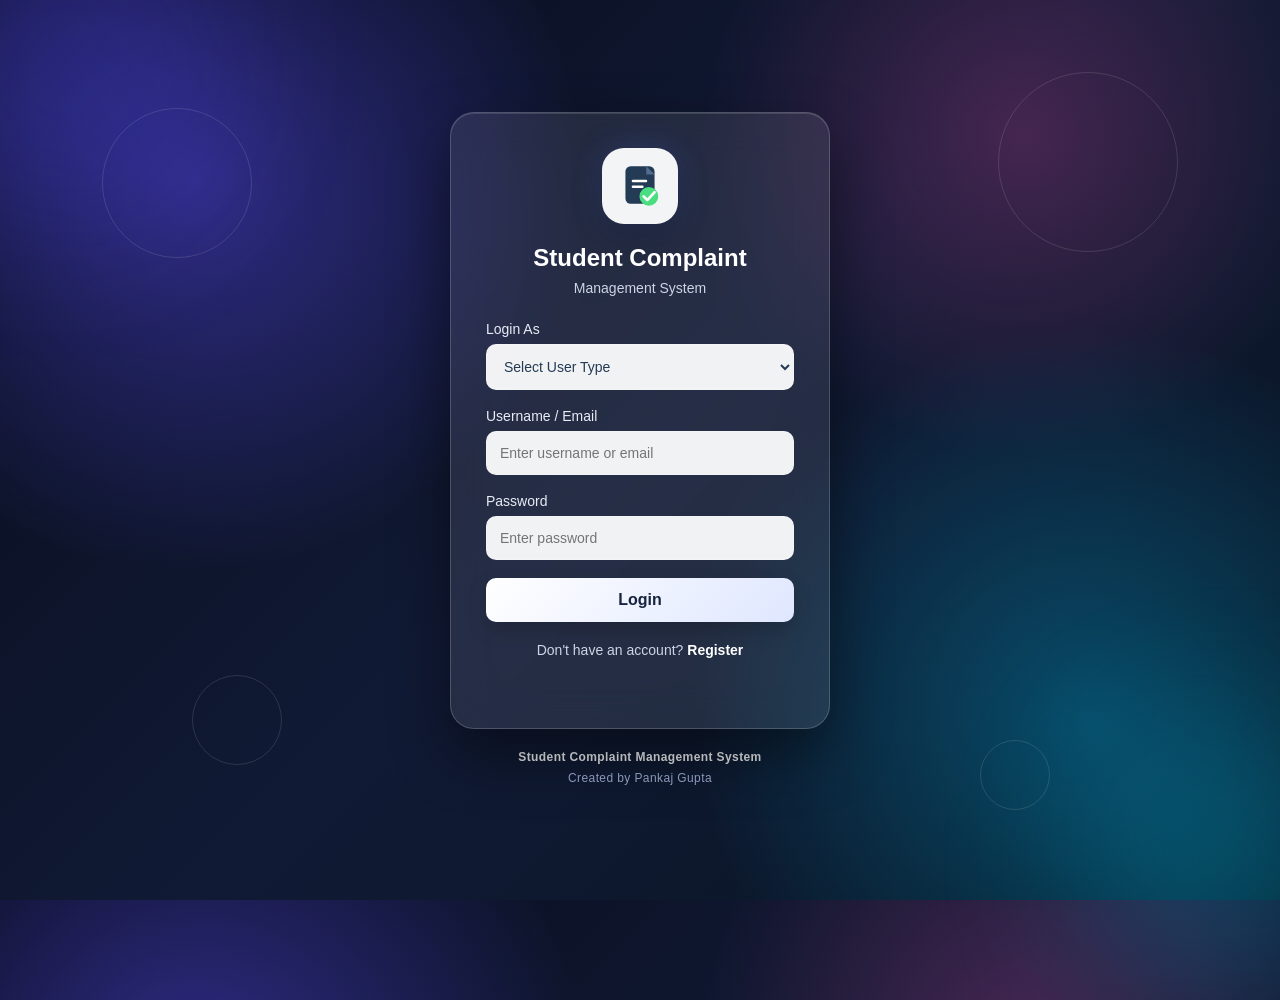
<file: index.html>
<!DOCTYPE html>
<html lang="en">
<head>
    <meta charset="UTF-8">
    <meta name="viewport" content="width=device-width, initial-scale=1.0">
    <title>Student Complaint Management System</title>
    <style>
        * {
            margin: 0;
            padding: 0;
            box-sizing: border-box;
            font-family: Arial, sans-serif;
        }
        body {
            min-height: 100vh;
            display: flex;
            justify-content: center;
            align-items: center;
            overflow: hidden;
            position: relative;
            background:
                radial-gradient(circle at 15% 20%, rgba(91, 76, 255, 0.45), transparent 30%),
                radial-gradient(circle at 85% 80%, rgba(0, 200, 255, 0.30), transparent 30%),
                radial-gradient(circle at 80% 15%, rgba(255, 80, 180, 0.22), transparent 25%),
                linear-gradient(135deg, #080d1c, #111a35 50%, #071522);
        }
        body::before {
            content: "";
            position: absolute;
            width: 320px;
            height: 320px;
            border-radius: 50%;
            background: rgba(82, 72, 255, 0.22);
            filter: blur(70px);
            top: -100px;
            left: -100px;
            animation: floatOne 7s ease-in-out infinite;
        }
        body::after {
            content: "";
            position: absolute;
            width: 280px;
            height: 280px;
            border-radius: 50%;
            background: rgba(0, 210, 255, 0.18);
            filter: blur(70px);
            bottom: -100px;
            right: -80px;
            animation: floatTwo 8s ease-in-out infinite;
        }
        @keyframes floatOne {
            0%, 100% {
                transform: translate(0, 0);
            }
            50% {
                transform: translate(70px, 50px);
            }
        }
        @keyframes floatTwo {
            0%, 100% {
                transform: translate(0, 0);
            }
            50% {
                transform: translate(-50px, -40px);
            }
        }
        /* Background circles */
        .background-shapes {
            position: absolute;
            inset: 0;
            overflow: hidden;
            pointer-events: none;
        }
        .shape {
            position: absolute;
            border: 1px solid rgba(255, 255, 255, 0.12);
            border-radius: 50%;
        }
        .shape.one {
            width: 150px;
            height: 150px;
            top: 12%;
            left: 8%;
            animation: rotateShape 15s linear infinite;
        }
        .shape.two {
            width: 90px;
            height: 90px;
            bottom: 15%;
            left: 15%;
            animation: rotateShape 12s linear infinite reverse;
        }
        .shape.three {
            width: 180px;
            height: 180px;
            top: 8%;
            right: 8%;
            animation: rotateShape 18s linear infinite;
        }
        .shape.four {
            width: 70px;
            height: 70px;
            bottom: 10%;
            right: 18%;
            animation: rotateShape 10s linear infinite reverse;
        }
        @keyframes rotateShape {
            from {
                transform: rotate(0deg);
            }
            to {
                transform: rotate(360deg);
            }
        }
        /* Main wrapper */
        .page-wrapper {
            position: relative;
            z-index: 5;
            width: 100%;
            display: flex;
            flex-direction: column;
            align-items: center;
        }
        /* Login Card */
        .container {
            width: 380px;
            padding: 35px;
            background: rgba(255, 255, 255, 0.09);
            border: 1px solid rgba(255, 255, 255, 0.18);
            border-radius: 24px;
            backdrop-filter: blur(20px);
            -webkit-backdrop-filter: blur(20px);
            box-shadow:
                0 25px 60px rgba(0, 0, 0, 0.45),
                inset 0 1px 0 rgba(255, 255, 255, 0.12);
            color: white;
        }
        /* Logo */
        .logo {
            width: 76px;
            height: 76px;
            margin: auto;
            display: flex;
            align-items: center;
            justify-content: center;
            background: rgba(255, 255, 255, 0.95);
            border-radius: 22px;
            box-shadow:
                0 10px 30px rgba(0, 0, 0, 0.3),
                0 0 30px rgba(90, 120, 255, 0.25);
        }
        .logo svg {
            width: 52px;
            height: 52px;
        }
        h1 {
            text-align: center;
            margin-top: 20px;
            font-size: 24px;
        }
        .subtitle {
            text-align: center;
            margin: 8px 0 25px;
            color: #cdd5e7;
            font-size: 14px;
        }
        .form-group {
            margin-bottom: 18px;
        }
        label {
            display: block;
            margin-bottom: 7px;
            font-size: 14px;
            color: #e8ecf5;
        }
        input,
        select {
            width: 100%;
            padding: 13px;
            border: 1px solid rgba(255, 255, 255, 0.12);
            outline: none;
            border-radius: 10px;
            font-size: 14px;
            background: rgba(255, 255, 255, 0.94);
            color: #243b55;
            transition: 0.3s;
        }
        input:focus,
        select:focus {
            border-color: rgba(120, 150, 255, 0.8);
            box-shadow:
                0 0 0 3px rgba(100, 120, 255, 0.12),
                0 0 20px rgba(100, 120, 255, 0.15);
        }
        button {
            width: 100%;
            padding: 13px;
            border: none;
            border-radius: 10px;
            background: linear-gradient(
                135deg,
                #ffffff,
                #dfe7ff
            );
            color: #17243d;
            font-size: 16px;
            font-weight: bold;
            cursor: pointer;
            transition: 0.3s;
            box-shadow:
                0 8px 20px rgba(0, 0, 0, 0.18);
        }
        button:hover {
            transform: translateY(-3px);
            box-shadow:
                0 12px 28px rgba(0, 0, 0, 0.3),
                0 0 20px rgba(170, 190, 255, 0.2);
        }
        button:active {
            transform: translateY(-1px);
        }
        .register-text {
            text-align: center;
            margin-top: 20px;
            font-size: 14px;
            color: #cdd5e7;
        }
        .register-text a {
            color: white;
            font-weight: bold;
            text-decoration: none;
        }
        .register-text a:hover {
            text-decoration: underline;
        }
        #message {
            text-align: center;
            margin-top: 15px;
            font-size: 14px;
            min-height: 20px;
        }
        /* =========================
           PROJECT CREDIT
        ========================= */
        .project-credit {
            margin-top: 18px;
            text-align: center;
            color: rgba(255, 255, 255, 0.72);
            font-size: 12px;
            letter-spacing: 0.4px;
            line-height: 1.7;
        }
        .project-credit .project-name {
            color: rgba(255, 255, 255, 0.9);
            font-weight: 600;
        }
        .project-credit .creator {
            color: rgba(200, 215, 255, 0.75);
        }
        @media (max-width: 450px) {
            .container {
                width: 90%;
                padding: 30px 25px;
            }
            .shape.one,
            .shape.three {
                opacity: 0.5;
            }
            .project-credit {
                font-size: 11px;
            }
        }
    </style>
</head>
<body>
    <!-- Background Decorations -->
    <div class="background-shapes">
        <div class="shape one"></div>
        <div class="shape two"></div>
        <div class="shape three"></div>
        <div class="shape four"></div>
    </div>
    <div class="page-wrapper">
        <!-- Login Card -->
        <div class="container">
            <!-- Custom Logo -->
            <div class="logo">
                <svg viewBox="0 0 100 100"
                     xmlns="http://www.w3.org/2000/svg">
                    <rect x="22"
                          y="12"
                          width="56"
                          height="72"
                          rx="10"
                          fill="#243b55"/>
                    <path d="M62 12 L78 28 L62 28 Z"
                          fill="#526d8d"/>
                    <rect x="34"
                          y="38"
                          width="30"
                          height="5"
                          rx="2.5"
                          fill="white"/>
                    <rect x="34"
                          y="49"
                          width="23"
                          height="5"
                          rx="2.5"
                          fill="white"/>
                    <circle cx="67"
                            cy="70"
                            r="18"
                            fill="#4ade80"/>
                    <path d="M57 70 L64 77 L78 62"
                          fill="none"
                          stroke="white"
                          stroke-width="5"
                          stroke-linecap="round"
                          stroke-linejoin="round"/>
                </svg>
            </div>
            <h1>Student Complaint</h1>
            <p class="subtitle">
                Management System
            </p>
            <form id="loginForm">
                <div class="form-group">
                    <label for="userType">
                        Login As
                    </label>
                    <select id="userType" required>
                        <option value="">
                            Select User Type
                        </option>
                        <option value="student">
                            Student
                        </option>
                        <option value="admin">
                            Administrator
                        </option>
                    </select>
                </div>
                <div class="form-group">
                    <label for="username">
                        Username / Email
                    </label>
                    <input
                        type="text"
                        id="username"
                        placeholder="Enter username or email"
                        required
                    >
                </div>
                <div class="form-group">
                    <label for="password">
                        Password
                    </label>
                    <input
                        type="password"
                        id="password"
                        placeholder="Enter password"
                        required
                    >
                </div>
                <button type="submit">
                    Login
                </button>
            </form>
            <div class="register-text">
                Don't have an account?
                <a href="register.html">
                    Register
                </a>
            </div>
            <p id="message"></p>
        </div>
        <!-- Project Credit -->
        <div class="project-credit">
            <div class="project-name">
                Student Complaint Management System
            </div>
            <div class="creator">
                Created by Pankaj Gupta
            </div>
        </div>
    </div>
    <script>
        document
            .getElementById("loginForm")
            .addEventListener("submit", function(event) {
                event.preventDefault();
                const userType =
                    document.getElementById("userType").value;
                const username =
                    document
                        .getElementById("username")
                        .value
                        .trim();
                const password =
                    document
                        .getElementById("password")
                        .value;
                const message =
                    document.getElementById("message");
                message.textContent = "";
                if (userType === "") {
                    message.textContent =
                        "Please select user type.";
                    return;
                }
                /* ADMIN LOGIN */
                if (userType === "admin") {
                    const adminUsername = "admin";
                    const adminPassword = "admin123";
                    if (
                        username === adminUsername &&
                        password === adminPassword
                    ) {
                        localStorage.setItem(
                            "loggedInAdmin",
                            JSON.stringify({
                                username: "admin"
                            })
                        );
                        window.location.href =
                            "admin.html";
                    } else {
                        message.textContent =
                            "Invalid admin username or password.";
                    }
                    return;
                }
                /* STUDENT LOGIN */
                if (userType === "student") {
                    const students =
                        JSON.parse(
                            localStorage.getItem("students")
                        ) || [];
                    const student =
                        students.find(function(s) {
                            return (
                                (
                                    s.email === username ||
                                    s.rollNo === username
                                )
                                &&
                                s.password === password
                            );
                        });
                    if (student) {
                        localStorage.setItem(
                            "loggedInStudent",
                            JSON.stringify(student)
                        );
                        window.location.href =
                            "student.html";
                    } else {
                        message.textContent =
                            "Invalid student email/roll number or password.";
                    }
                }
            });
    </script>
</body>
</html>
</file>
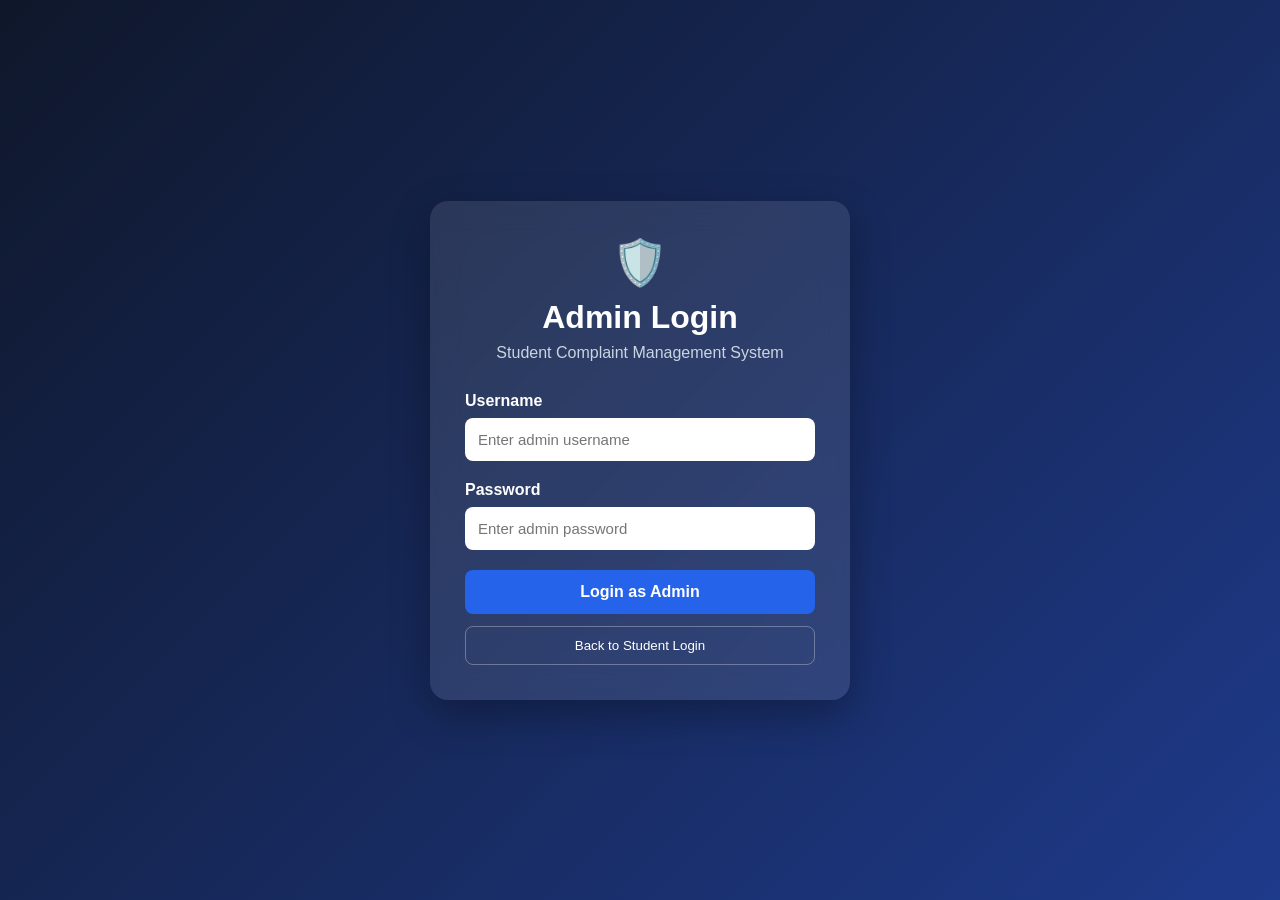
<file: admin-login.html>
<!DOCTYPE html>
<html lang="en">
<head>
    <meta charset="UTF-8">
    <meta name="viewport" content="width=device-width, initial-scale=1.0">
    <title>Admin Login</title>
    <style>
        * {
            margin: 0;
            padding: 0;
            box-sizing: border-box;
            font-family: Arial, sans-serif;
        }
        body {
            min-height: 100vh;
            display: flex;
            justify-content: center;
            align-items: center;
            background: linear-gradient(
                135deg,
                #0f172a,
                #1e3a8a
            );
            color: white;
        }
        .login-container {
            width: 90%;
            max-width: 420px;
            padding: 35px;
            background: rgba(255, 255, 255, 0.1);
            border-radius: 18px;
            backdrop-filter: blur(15px);
            box-shadow: 0 15px 40px rgba(0, 0, 0, 0.3);
        }
        .login-container h1 {
            text-align: center;
            margin-bottom: 8px;
        }
        .login-container p {
            text-align: center;
            color: #cbd5e1;
            margin-bottom: 30px;
        }
        .form-group {
            margin-bottom: 20px;
        }
        .form-group label {
            display: block;
            margin-bottom: 8px;
            font-weight: bold;
        }
        .form-group input {
            width: 100%;
            padding: 13px;
            border: none;
            outline: none;
            border-radius: 8px;
            font-size: 15px;
        }
        .login-btn {
            width: 100%;
            padding: 13px;
            border: none;
            border-radius: 8px;
            background: #2563eb;
            color: white;
            font-size: 16px;
            font-weight: bold;
            cursor: pointer;
        }
        .login-btn:hover {
            background: #1d4ed8;
        }
        .back-btn {
            width: 100%;
            margin-top: 12px;
            padding: 11px;
            border: 1px solid rgba(255, 255, 255, 0.3);
            border-radius: 8px;
            background: transparent;
            color: white;
            cursor: pointer;
        }
        .back-btn:hover {
            background: rgba(255, 255, 255, 0.1);
        }
        .error {
            display: none;
            margin-bottom: 15px;
            padding: 10px;
            border-radius: 8px;
            text-align: center;
            background: rgba(239, 68, 68, 0.2);
            border: 1px solid #ef4444;
        }
        .admin-icon {
            text-align: center;
            font-size: 45px;
            margin-bottom: 10px;
        }
    </style>
</head>
<body>
    <div class="login-container">
        <div class="admin-icon">
            🛡️
        </div>
        <h1>Admin Login</h1>
        <p>Student Complaint Management System</p>
        <div class="error" id="errorMessage">
            Invalid username or password.
        </div>
        <form onsubmit="adminLogin(event)">
            <div class="form-group">
                <label>Username</label>
                <input
                    type="text"
                    id="username"
                    placeholder="Enter admin username"
                    required
                >
            </div>
            <div class="form-group">
                <label>Password</label>
                <input
                    type="password"
                    id="password"
                    placeholder="Enter admin password"
                    required
                >
            </div>
            <button
                type="submit"
                class="login-btn">
                Login as Admin
            </button>
        </form>
        <button
            class="back-btn"
            onclick="goBack()">
            Back to Student Login
        </button>
    </div>
    <script>
        function adminLogin(event) {
            event.preventDefault();
            const username =
                document.getElementById("username").value.trim();
            const password =
                document.getElementById("password").value.trim();
            const errorMessage =
                document.getElementById("errorMessage");
            /*
                Temporary Admin Login
                Username: admin
                Password: admin123
            */
            if (username === "admin" && password === "admin123") {
                // Store admin login information
                localStorage.setItem(
                    "loggedInAdmin",
                    JSON.stringify({
                        username: username
                    })
                );
                // Open admin dashboard
                window.location.href = "admin.html";
            } else {
                errorMessage.style.display = "block";
            }
        }
        function goBack() {
            window.location.href = "index.html";
        }
    </script>
</body>
</html>
</file>
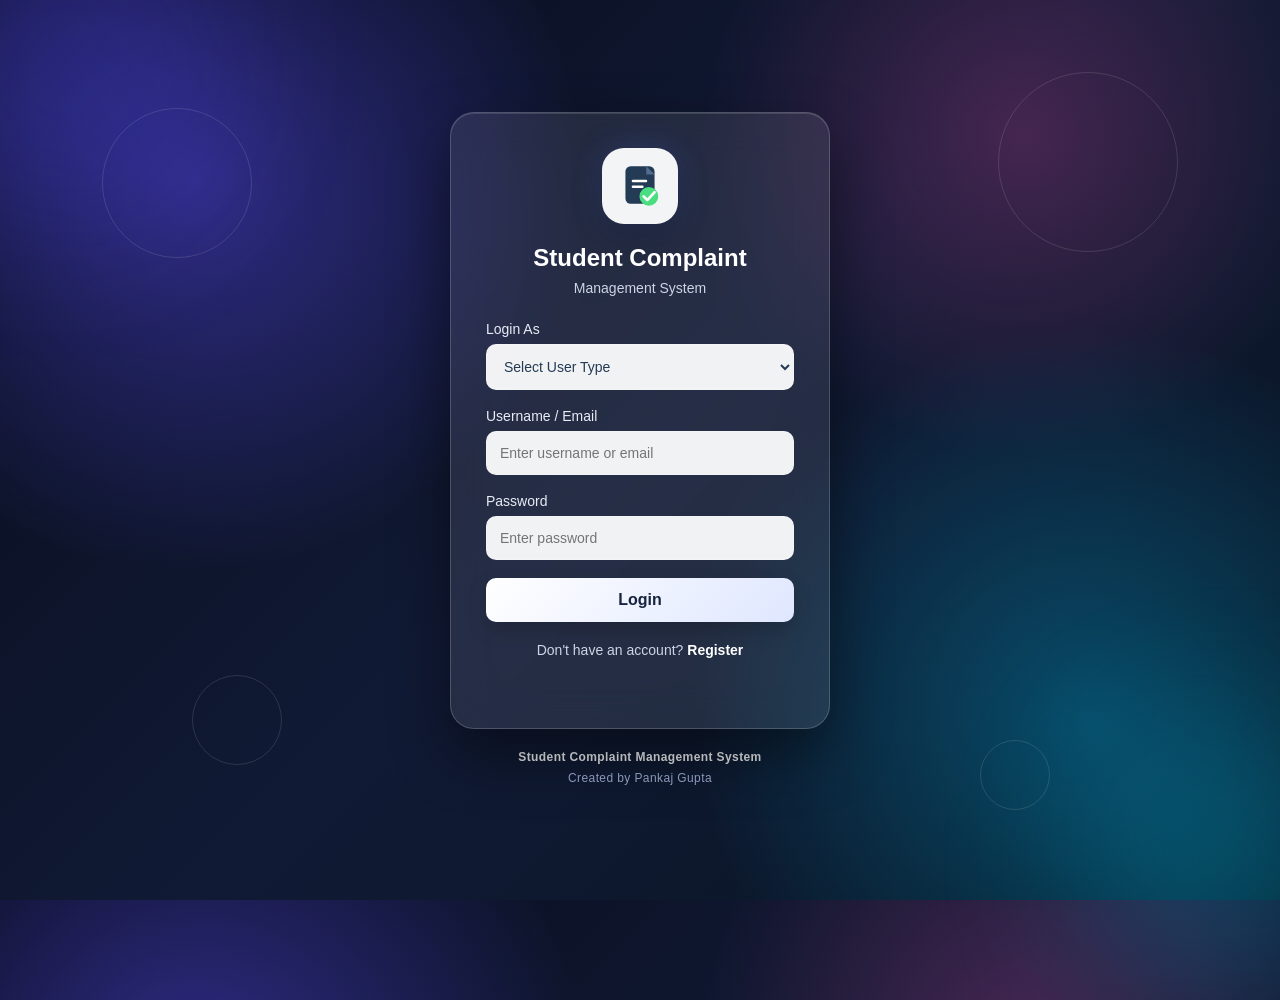
<file: admin.html>
<!DOCTYPE html>
<html lang="en">
<head>
    <meta charset="UTF-8">
    <meta name="viewport" content="width=device-width, initial-scale=1.0">

    <title>Admin Dashboard</title>

    <style>
        * {
            margin: 0;
            padding: 0;
            box-sizing: border-box;
            font-family: Arial, sans-serif;
        }

        body {
            min-height: 100vh;
            background: linear-gradient(135deg, #0f172a, #1e3a8a);
            color: white;
            padding-bottom: 40px;
        }

        nav {
            height: 65px;
            display: flex;
            justify-content: space-between;
            align-items: center;
            padding: 0 7%;
            background: rgba(0, 0, 0, 0.25);
            backdrop-filter: blur(10px);
        }

        nav h2 {
            font-size: 22px;
        }

        nav button {
            padding: 9px 18px;
            border: none;
            border-radius: 8px;
            background: white;
            color: #1e3a8a;
            font-weight: bold;
            cursor: pointer;
        }

        .container {
            width: 90%;
            max-width: 1100px;
            margin: 45px auto;
        }

        .welcome {
            margin-bottom: 30px;
        }

        .welcome h1 {
            font-size: 32px;
            margin-bottom: 8px;
        }

        .welcome p {
            color: #cbd5e1;
        }

        /* Statistics */

        .stats {
            display: grid;
            grid-template-columns: repeat(5, 1fr);
            gap: 18px;
            margin-bottom: 35px;
        }

        .stat-card {
            padding: 22px;
            background: rgba(255, 255, 255, 0.1);
            border-radius: 15px;
            backdrop-filter: blur(12px);
            text-align: center;
        }

        .stat-card h2 {
            font-size: 32px;
            margin-bottom: 8px;
        }

        .stat-card p {
            color: #cbd5e1;
        }

        /* Dashboard */

        .dashboard-card {
            padding: 30px;
            background: rgba(255, 255, 255, 0.1);
            border-radius: 15px;
            backdrop-filter: blur(12px);
        }

        .dashboard-card h2 {
            margin-bottom: 10px;
        }

        .dashboard-card p {
            color: #cbd5e1;
            line-height: 1.6;
        }

        /* Manage Button */

        .manage-btn {
            display: inline-block;
            margin-top: 20px;
            padding: 12px 22px;
            border: none;
            border-radius: 8px;
            background: #2563eb;
            color: white;
            font-size: 15px;
            font-weight: bold;
            cursor: pointer;
            text-decoration: none;
            transition: 0.3s;
        }

        .manage-btn:hover {
            background: #1d4ed8;
            transform: translateY(-2px);
        }

        /* Recent Complaints */

        .recent {
            margin-top: 30px;
            padding: 30px;
            background: rgba(255, 255, 255, 0.1);
            border-radius: 15px;
            backdrop-filter: blur(12px);
            overflow-x: auto;
        }

        .recent h2 {
            margin-bottom: 20px;
        }

        table {
            width: 100%;
            border-collapse: collapse;
            min-width: 700px;
        }

        th,
        td {
            padding: 13px;
            text-align: left;
            border-bottom: 1px solid rgba(255, 255, 255, 0.15);
        }

        th {
            color: #93c5fd;
        }

        td {
            color: #e2e8f0;
        }

        .status {
            padding: 5px 10px;
            border-radius: 15px;
            font-size: 13px;
            font-weight: bold;
            background: #f59e0b;
        }

        .empty {
            text-align: center;
            padding: 20px;
            color: #cbd5e1;
        }

        @media (max-width: 900px) {

            .stats {
                grid-template-columns: repeat(2, 1fr);
            }

        }

        @media (max-width: 500px) {

            .stats {
                grid-template-columns: 1fr;
            }

            .welcome h1 {
                font-size: 26px;
            }

            .dashboard-card,
            .recent {
                padding: 20px;
            }

        }
    </style>
</head>

<body>

    <!-- Navigation -->

    <nav>

        <h2>
            Admin Panel
        </h2>

        <button onclick="logout()">
            Logout
        </button>

    </nav>


    <div class="container">

        <!-- Welcome -->

        <div class="welcome">

            <h1>
                Welcome, Admin 👋
            </h1>

            <p>
                Manage and monitor student complaints from this dashboard.
            </p>

        </div>


        <!-- Statistics -->

        <div class="stats">

            <div class="stat-card">

                <h2 id="totalComplaints">
                    0
                </h2>

                <p>
                    Total Complaints
                </p>

            </div>


            <div class="stat-card">

                <h2 id="pendingComplaints">
                    0
                </h2>

                <p>
                    Pending
                </p>

            </div>


            <div class="stat-card">

                <h2 id="progressComplaints">
                    0
                </h2>

                <p>
                    In Progress
                </p>

            </div>


            <div class="stat-card">

                <h2 id="resolvedComplaints">
                    0
                </h2>

                <p>
                    Resolved
                </p>

            </div>


            <div class="stat-card">

                <h2 id="rejectedComplaints">
                    0
                </h2>

                <p>
                    Rejected
                </p>

            </div>

        </div>


        <!-- Manage Complaints -->

        <div class="dashboard-card">

            <h2>
                Complaint Management
            </h2>

            <p>
                View all complaints submitted by students
                and update their status from the management section.
            </p>

            <!-- Direct link -->

            <a
                href="manage-complaints.html"
                class="manage-btn">

                Manage Complaints

            </a>

        </div>


        <!-- Recent Complaints -->

        <div class="recent">

            <h2>
                Recent Complaints
            </h2>

            <table>

                <thead>

                    <tr>

                        <th>
                            Complaint ID
                        </th>

                        <th>
                            Student
                        </th>

                        <th>
                            Title
                        </th>

                        <th>
                            Category
                        </th>

                        <th>
                            Status
                        </th>

                    </tr>

                </thead>


                <tbody id="recentComplaints">

                </tbody>

            </table>

        </div>

    </div>


    <script>

        // =====================================
        // CHECK ADMIN LOGIN
        // =====================================

        const loggedInAdmin =
            JSON.parse(
                localStorage.getItem("loggedInAdmin")
            );


        if (!loggedInAdmin) {

            alert("Please login as Admin first.");

            window.location.href =
                "index.html";

        }


        // =====================================
        // GET COMPLAINTS
        // =====================================

        const complaints =
            JSON.parse(
                localStorage.getItem("complaints")
            ) || [];


        // =====================================
        // COUNT COMPLAINTS
        // =====================================

        const total =
            complaints.length;


        const pending =
            complaints.filter(
                complaint =>
                    complaint.status === "Pending"
            ).length;


        const inProgress =
            complaints.filter(
                complaint =>
                    complaint.status === "In Progress"
            ).length;


        const resolved =
            complaints.filter(
                complaint =>
                    complaint.status === "Resolved"
            ).length;


        const rejected =
            complaints.filter(
                complaint =>
                    complaint.status === "Rejected"
            ).length;


        // =====================================
        // DISPLAY STATISTICS
        // =====================================

        document.getElementById(
            "totalComplaints"
        ).innerText = total;


        document.getElementById(
            "pendingComplaints"
        ).innerText = pending;


        document.getElementById(
            "progressComplaints"
        ).innerText = inProgress;


        document.getElementById(
            "resolvedComplaints"
        ).innerText = resolved;


        document.getElementById(
            "rejectedComplaints"
        ).innerText = rejected;


        // =====================================
        // RECENT COMPLAINTS
        // =====================================

        const recentTable =
            document.getElementById(
                "recentComplaints"
            );


        if (complaints.length === 0) {

            recentTable.innerHTML = `

                <tr>

                    <td
                        colspan="5"
                        class="empty">

                        No complaints submitted yet.

                    </td>

                </tr>

            `;

        } else {

            // Latest 5 complaints

            const recentComplaints =
                complaints
                    .slice(-5)
                    .reverse();


            recentComplaints.forEach(
                complaint => {

                    const row =
                        document.createElement("tr");


                    row.innerHTML = `

                        <td>
                            ${complaint.id}
                        </td>

                        <td>
                            ${complaint.studentName}
                        </td>

                        <td>
                            ${complaint.title}
                        </td>

                        <td>
                            ${complaint.category}
                        </td>

                        <td>

                            <span class="status">

                                ${complaint.status}

                            </span>

                        </td>

                    `;


                    recentTable.appendChild(row);

                }
            );

        }


        // =====================================
        // LOGOUT
        // =====================================

        function logout() {

            localStorage.removeItem(
                "loggedInAdmin"
            );


            window.location.href =
                "index.html";

        }

    </script>

</body>
</html>
</file>
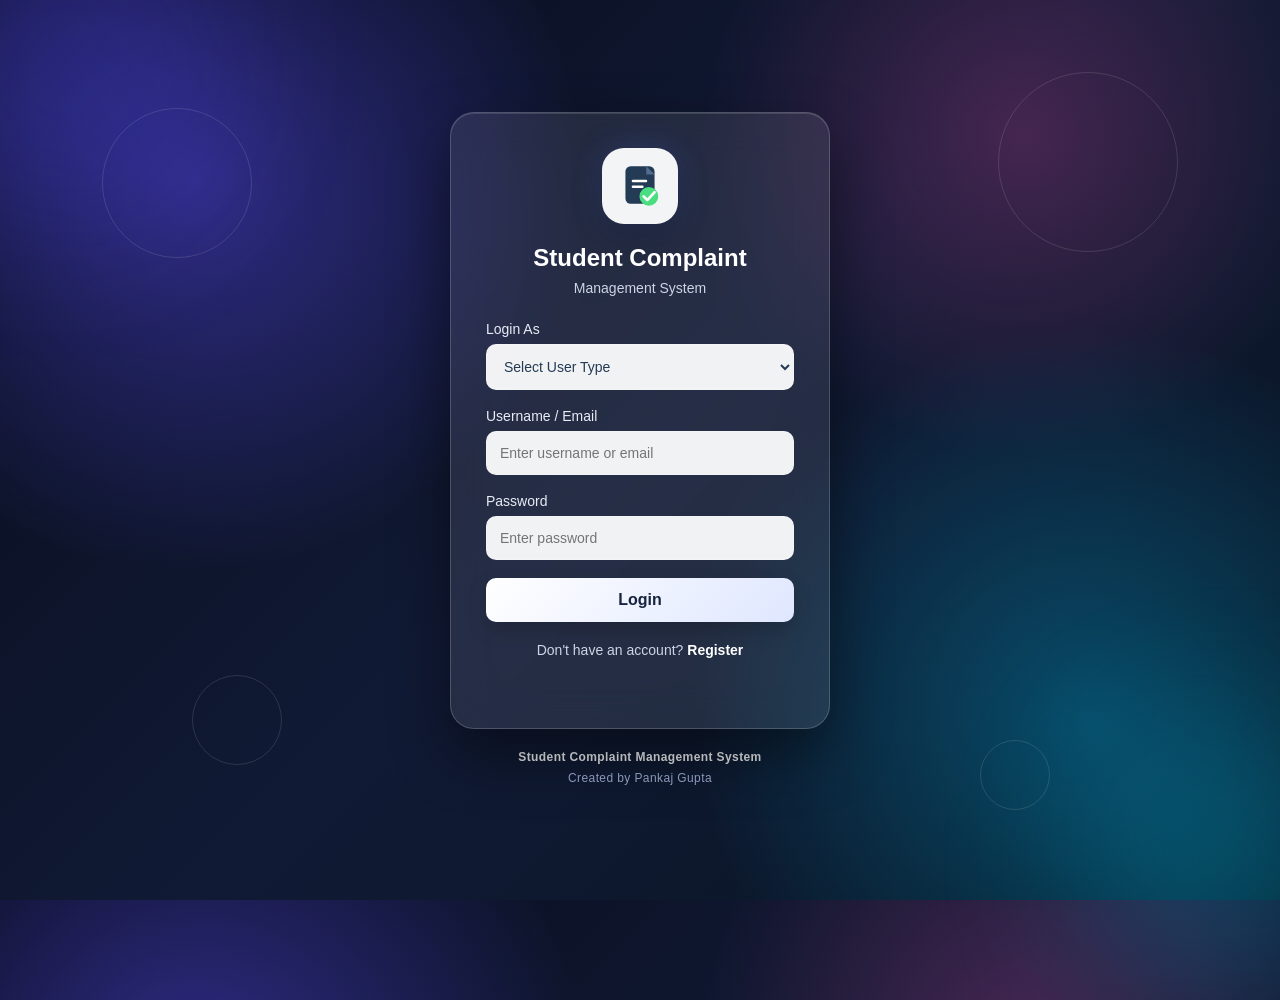
<file: complaint.html>
<!DOCTYPE html>
<html lang="en">
<head>
    <meta charset="UTF-8">
    <meta name="viewport" content="width=device-width, initial-scale=1.0">
    <title>Submit Complaint</title>
    <style>
        * {
            margin: 0;
            padding: 0;
            box-sizing: border-box;
            font-family: Arial, sans-serif;
        }
        body {
            min-height: 100vh;
            background: #f4f6f9;
        }
        /* NAVBAR */
        .navbar {
            height: 70px;
            background: #243b55;
            color: white;
            display: flex;
            justify-content: space-between;
            align-items: center;
            padding: 0 7%;
        }
        .logo {
            font-size: 21px;
            font-weight: bold;
        }
        .back-btn {
            background: white;
            color: #243b55;
            border: none;
            padding: 9px 17px;
            border-radius: 7px;
            cursor: pointer;
            font-weight: bold;
        }
        /* FORM CONTAINER */
        .container {
            width: 90%;
            max-width: 700px;
            margin: 40px auto;
            background: white;
            padding: 35px;
            border-radius: 15px;
            box-shadow: 0 5px 25px rgba(0,0,0,0.08);
        }
        h1 {
            text-align: center;
            margin-bottom: 8px;
            color: #243b55;
        }
        .subtitle {
            text-align: center;
            color: #777;
            margin-bottom: 30px;
        }
        .form-group {
            margin-bottom: 20px;
        }
        label {
            display: block;
            margin-bottom: 8px;
            font-weight: bold;
            color: #333;
        }
        input,
        select,
        textarea {
            width: 100%;
            padding: 12px;
            border: 1px solid #ddd;
            border-radius: 8px;
            outline: none;
            font-size: 14px;
        }
        input:focus,
        select:focus,
        textarea:focus {
            border-color: #243b55;
        }
        textarea {
            min-height: 130px;
            resize: vertical;
        }
        .row {
            display: grid;
            grid-template-columns: 1fr 1fr;
            gap: 18px;
        }
        .submit-btn {
            width: 100%;
            padding: 13px;
            border: none;
            border-radius: 8px;
            background: #243b55;
            color: white;
            font-size: 16px;
            font-weight: bold;
            cursor: pointer;
            margin-top: 5px;
        }
        .submit-btn:hover {
            opacity: 0.9;
        }
        #message {
            text-align: center;
            margin-top: 18px;
            font-weight: bold;
        }
        @media (max-width: 600px) {
            .row {
                grid-template-columns: 1fr;
            }
            .container {
                padding: 25px 20px;
            }
        }
    </style>
</head>
<body>
    <!-- NAVBAR -->
    <nav class="navbar">
        <div class="logo">
            Student Complaint System
        </div>
        <button class="back-btn" onclick="goBack()">
            ← Dashboard
        </button>
    </nav>
    <!-- FORM -->
    <div class="container">
        <h1>Submit Complaint</h1>
        <p class="subtitle">
            Tell us about the issue you are facing
        </p>
        <form id="complaintForm">
            <!-- TITLE -->
            <div class="form-group">
                <label for="title">
                    Complaint Title
                </label>
                <input
                    type="text"
                    id="title"
                    placeholder="Example: Classroom fan not working"
                    required
                >
            </div>
            <!-- CATEGORY + PRIORITY -->
            <div class="row">
                <div class="form-group">
                    <label for="category">
                        Category
                    </label>
                    <select id="category" required>
                        <option value="">
                            Select Category
                        </option>
                        <option value="Academic">
                            Academic
                        </option>
                        <option value="Infrastructure">
                            Infrastructure
                        </option>
                        <option value="Faculty">
                            Faculty
                        </option>
                        <option value="Library">
                            Library
                        </option>
                        <option value="Canteen">
                            Canteen
                        </option>
                        <option value="Cleanliness">
                            Cleanliness
                        </option>
                        <option value="Other">
                            Other
                        </option>
                    </select>
                </div>
                <div class="form-group">
                    <label for="priority">
                        Priority
                    </label>
                    <select id="priority" required>
                        <option value="">
                            Select Priority
                        </option>
                        <option value="Low">
                            Low
                        </option>
                        <option value="Medium">
                            Medium
                        </option>
                        <option value="High">
                            High
                        </option>
                    </select>
                </div>
            </div>
            <!-- LOCATION -->
            <div class="form-group">
                <label for="location">
                    Location
                </label>
                <input
                    type="text"
                    id="location"
                    placeholder="Example: Room 204 / Library"
                    required
                >
            </div>
            <!-- DESCRIPTION -->
            <div class="form-group">
                <label for="description">
                    Complaint Description
                </label>
                <textarea
                    id="description"
                    placeholder="Describe your problem in detail..."
                    required
                ></textarea>
            </div>
            <!-- SUBMIT -->
            <button
                type="submit"
                class="submit-btn"
            >
                Submit Complaint
            </button>
        </form>
        <p id="message"></p>
    </div>
    <script>
        // Get logged-in student
        const loggedInStudent =
            JSON.parse(localStorage.getItem("loggedInStudent"));
        // If student is not logged in
        if (!loggedInStudent) {
            alert("Please login first.");
            window.location.href = "index.html";
        }
        // Form submission
        document.getElementById("complaintForm")
            .addEventListener("submit", function(event) {
                event.preventDefault();
                // Get form values
                const title =
                    document.getElementById("title").value.trim();
                const category =
                    document.getElementById("category").value;
                const priority =
                    document.getElementById("priority").value;
                const location =
                    document.getElementById("location").value.trim();
                const description =
                    document.getElementById("description").value.trim();
                // Get existing complaints
                let complaints =
                    JSON.parse(localStorage.getItem("complaints")) || [];
                // Create complaint
                const complaint = {
                    id: "CMP" + Date.now(),
                    studentId: loggedInStudent.id,
                    studentName: loggedInStudent.name,
                    studentEmail: loggedInStudent.email,
                    rollNo: loggedInStudent.rollNo,
                    title: title,
                    category: category,
                    priority: priority,
                    location: location,
                    description: description,
                    date: new Date().toLocaleDateString(),
                    status: "Pending"
                };
                // Save complaint
                complaints.push(complaint);
                localStorage.setItem(
                    "complaints",
                    JSON.stringify(complaints)
                );
                // Success message
                const message =
                    document.getElementById("message");
                message.textContent =
                    "Complaint submitted successfully!";
                // Clear form
                document.getElementById("complaintForm").reset();
                // Return to dashboard
                setTimeout(function() {
                    window.location.href = "student.html";
                }, 1200);
            });
        // Back to dashboard
        function goBack() {
            window.location.href = "student.html";
        }
    </script>
</body>
</html>
</file>
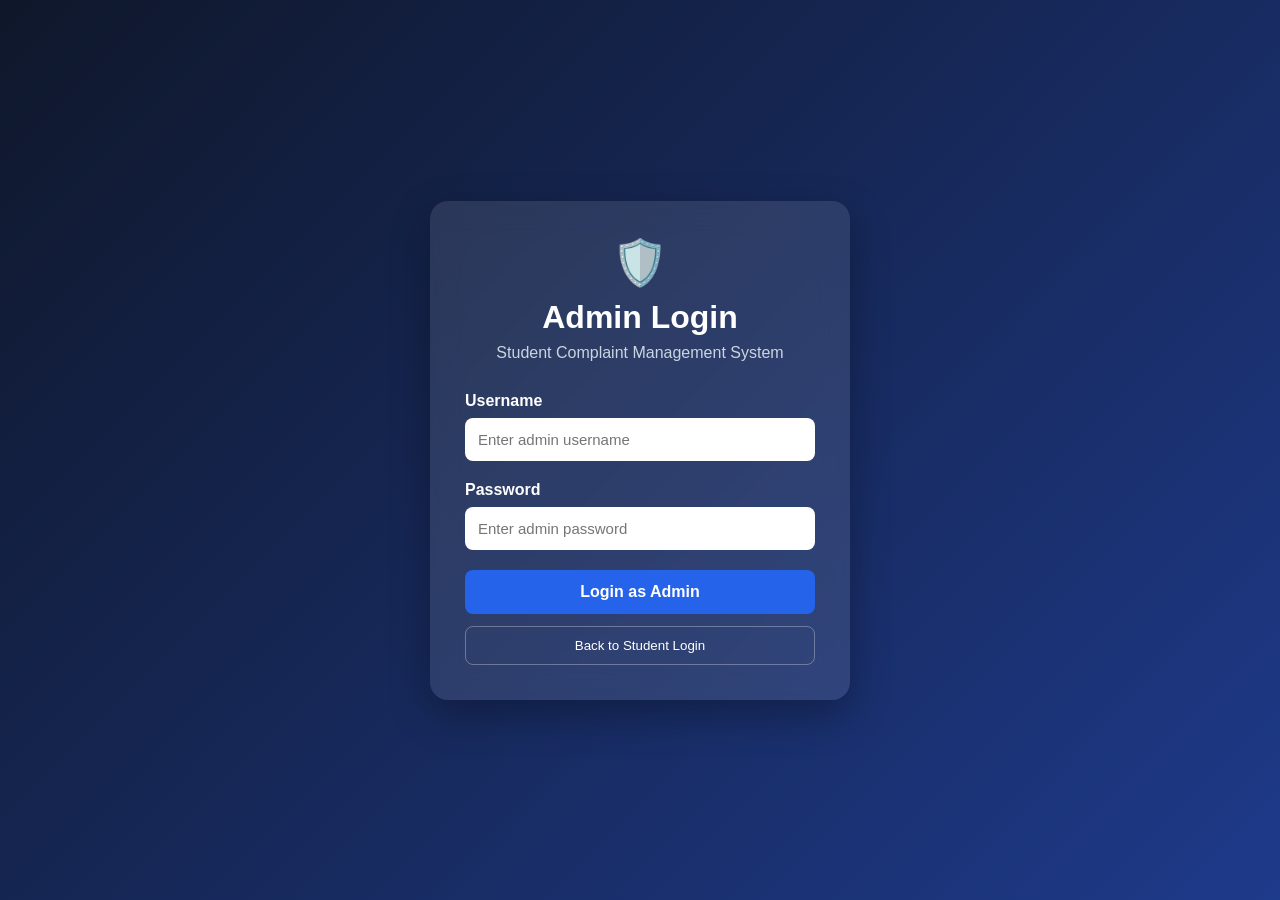
<file: manage-complaints.html>
<!DOCTYPE html>
<html lang="en">
<head>
    <meta charset="UTF-8">
    <meta name="viewport" content="width=device-width, initial-scale=1.0">
    <title>Manage Complaints</title>
    <style>
        * {
            margin: 0;
            padding: 0;
            box-sizing: border-box;
            font-family: Arial, sans-serif;
        }
        body {
            min-height: 100vh;
            background: linear-gradient(135deg, #0f172a, #1e3a8a);
            color: white;
            padding-bottom: 40px;
        }
        nav {
            height: 65px;
            display: flex;
            justify-content: space-between;
            align-items: center;
            padding: 0 7%;
            background: rgba(0, 0, 0, 0.25);
            backdrop-filter: blur(10px);
        }
        nav h2 {
            font-size: 22px;
        }
        nav button {
            padding: 9px 18px;
            border: none;
            border-radius: 8px;
            background: white;
            color: #1e3a8a;
            font-weight: bold;
            cursor: pointer;
        }
        .container {
            width: 92%;
            max-width: 1200px;
            margin: 40px auto;
        }
        .heading {
            margin-bottom: 25px;
        }
        .heading h1 {
            font-size: 32px;
            margin-bottom: 8px;
        }
        .heading p {
            color: #cbd5e1;
        }
        .table-container {
            background: rgba(255, 255, 255, 0.1);
            border-radius: 15px;
            backdrop-filter: blur(12px);
            padding: 25px;
            overflow-x: auto;
        }
        table {
            width: 100%;
            min-width: 1100px;
            border-collapse: collapse;
        }
        th,
        td {
            padding: 14px 12px;
            text-align: left;
            border-bottom: 1px solid rgba(255, 255, 255, 0.15);
        }
        th {
            color: #93c5fd;
            font-size: 14px;
        }
        td {
            color: #e2e8f0;
            font-size: 14px;
        }
        .status {
            display: inline-block;
            padding: 6px 11px;
            border-radius: 20px;
            background: #f59e0b;
            font-size: 12px;
            font-weight: bold;
        }
        .priority {
            font-weight: bold;
        }
        .high {
            color: #f87171;
        }
        .medium {
            color: #fbbf24;
        }
        .low {
            color: #4ade80;
        }
        .update-btn {
            padding: 8px 12px;
            border: none;
            border-radius: 7px;
            background: #2563eb;
            color: white;
            cursor: pointer;
            font-weight: bold;
        }
        .update-btn:hover {
            background: #1d4ed8;
        }
        .empty {
            text-align: center;
            padding: 30px;
            color: #cbd5e1;
        }
        .back-btn {
            margin-bottom: 20px;
            padding: 10px 18px;
            border: 1px solid rgba(255, 255, 255, 0.3);
            border-radius: 8px;
            background: transparent;
            color: white;
            cursor: pointer;
        }
        .back-btn:hover {
            background: rgba(255, 255, 255, 0.1);
        }
        @media (max-width: 600px) {
            .heading h1 {
                font-size: 26px;
            }
            .table-container {
                padding: 15px;
            }
        }
    </style>
</head>
<body>
    <nav>
        <h2>
            Admin Panel
        </h2>
        <button onclick="logout()">
            Logout
        </button>
    </nav>
    <div class="container">
        <button
            class="back-btn"
            onclick="goDashboard()">
            ← Back to Dashboard
        </button>
        <div class="heading">
            <h1>
                Manage Complaints
            </h1>
            <p>
                View all complaints submitted by students.
            </p>
        </div>
        <div class="table-container">
            <table>
                <thead>
                    <tr>
                        <th>
                            Complaint ID
                        </th>
                        <th>
                            Student
                        </th>
                        <th>
                            Roll No.
                        </th>
                        <th>
                            Title
                        </th>
                        <th>
                            Category
                        </th>
                        <th>
                            Priority
                        </th>
                        <th>
                            Date
                        </th>
                        <th>
                            Status
                        </th>
                        <th>
                            Action
                        </th>
                    </tr>
                </thead>
                <tbody id="complaintTable">
                </tbody>
            </table>
        </div>
    </div>
    <script>
        // Check Admin Login
        const loggedInAdmin =
            JSON.parse(
                localStorage.getItem("loggedInAdmin")
            );
        if (!loggedInAdmin) {
            alert("Please login as Admin first.");
            window.location.href =
                "admin-login.html";
        }
        // Get complaints from LocalStorage
        const complaints =
            JSON.parse(
                localStorage.getItem("complaints")
            ) || [];
        const table =
            document.getElementById(
                "complaintTable"
            );
        // If there are no complaints
        if (complaints.length === 0) {
            table.innerHTML = `
                <tr>
                    <td
                        colspan="9"
                        class="empty">
                        No complaints available.
                    </td>
                </tr>
            `;
        } else {
            // Display complaints
            // Latest complaint first
            complaints
                .slice()
                .reverse()
                .forEach(function(complaint) {
                    const row =
                        document.createElement("tr");
                    // Priority class
                    let priorityClass = "";
                    if (complaint.priority === "High") {
                        priorityClass = "high";
                    }
                    else if (
                        complaint.priority === "Medium"
                    ) {
                        priorityClass = "medium";
                    }
                    else {
                        priorityClass = "low";
                    }
                    row.innerHTML = `
                        <td>
                            ${complaint.id}
                        </td>
                        <td>
                            ${complaint.studentName}
                        </td>
                        <td>
                            ${complaint.rollNo}
                        </td>
                        <td>
                            ${complaint.title}
                        </td>
                        <td>
                            ${complaint.category}
                        </td>
                        <td class="priority ${priorityClass}">
                            ${complaint.priority}
                        </td>
                        <td>
                            ${complaint.date}
                        </td>
                        <td>
                            <span class="status">
                                ${complaint.status}
                            </span>
                        </td>
                        <td>
                            <button
                                class="update-btn"
                                onclick="updateComplaint('${complaint.id}')">
                                Update
                            </button>
                        </td>
                    `;
                    table.appendChild(row);
                });
        }
        // Update complaint function
        function updateComplaint(id) {
            // Save selected complaint ID
            localStorage.setItem(
                "selectedComplaintId",
                id
            );
            // Open status update page
            window.location.href =
                "update-status.html";
        }
        // Go back to dashboard
        function goDashboard() {
            window.location.href =
                "admin.html";
        }
        // Logout
        function logout() {
            localStorage.removeItem(
                "loggedInAdmin"
            );
            window.location.href =
                "admin-login.html";
        }
    </script>
</body>
</html>
</file>
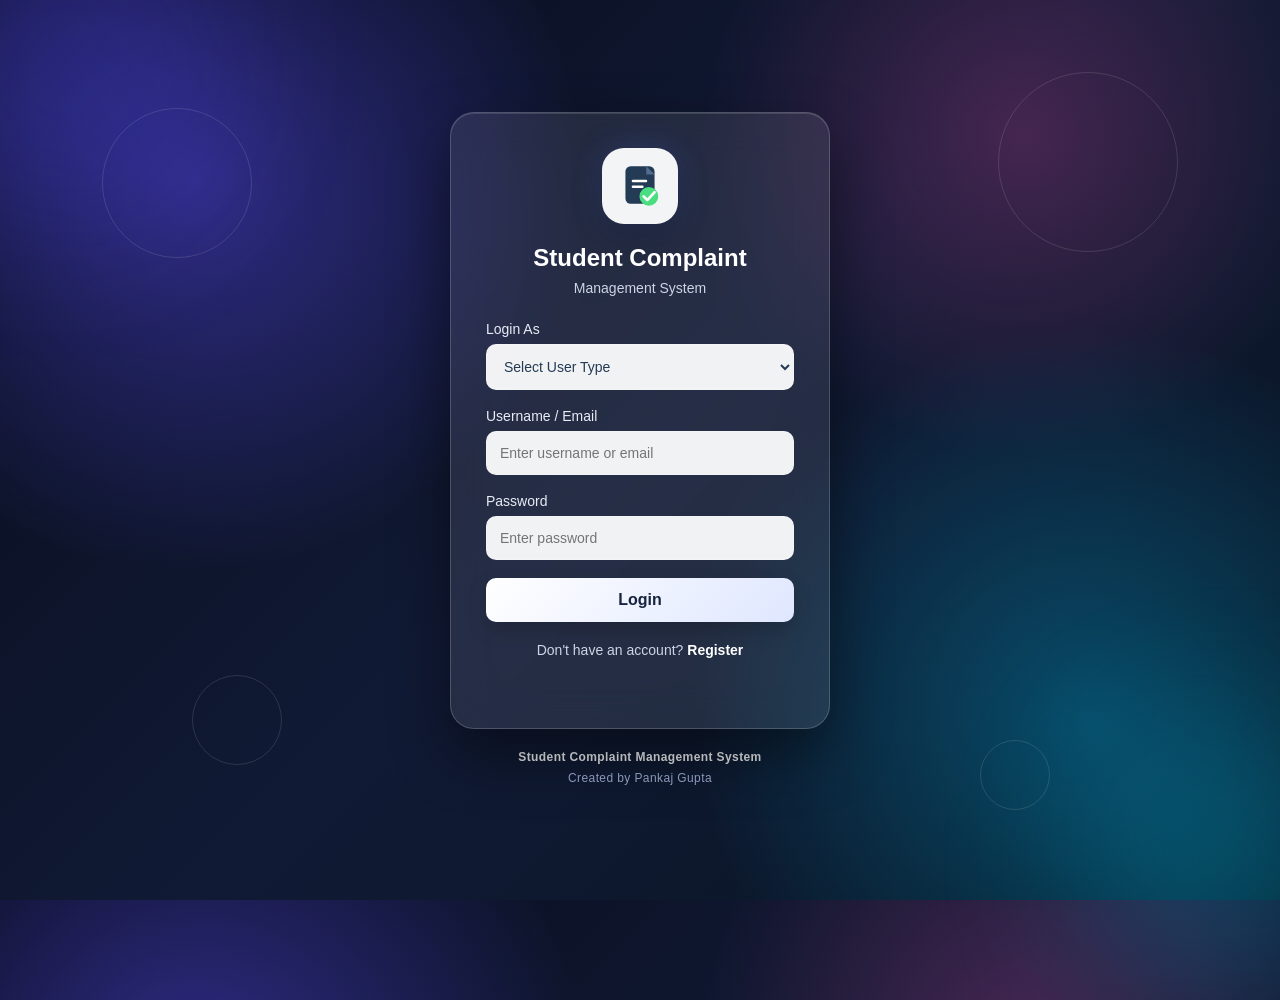
<file: my-complaints.html>
<!DOCTYPE html>
<html lang="en">
<head>
    <meta charset="UTF-8">
    <meta name="viewport" content="width=device-width, initial-scale=1.0">
    <title>My Complaints</title>
    <style>
        * {
            margin: 0;
            padding: 0;
            box-sizing: border-box;
            font-family: Arial, sans-serif;
        }
        body {
            min-height: 100vh;
            background: linear-gradient(135deg, #0f172a, #1e3a8a);
            color: white;
            padding-bottom: 40px;
        }
        nav {
            min-height: 65px;
            background: rgba(15, 23, 42, 0.9);
            display: flex;
            justify-content: space-between;
            align-items: center;
            padding: 12px 7%;
        }
        nav h2 {
            font-size: 21px;
        }
        nav a {
            text-decoration: none;
            color: white;
            background: #2563eb;
            padding: 10px 18px;
            border-radius: 8px;
        }
        .container {
            width: 90%;
            max-width: 1100px;
            margin: 40px auto;
        }
        h1 {
            text-align: center;
            margin-bottom: 30px;
        }
        .complaints {
            display: grid;
            grid-template-columns: repeat(auto-fit, minmax(280px, 1fr));
            gap: 20px;
        }
        .complaint-card {
            background: rgba(255, 255, 255, 0.08);
            border: 1px solid rgba(255, 255, 255, 0.15);
            backdrop-filter: blur(12px);
            border-radius: 16px;
            padding: 22px;
            transition: 0.3s;
        }
        .complaint-card:hover {
            transform: translateY(-5px);
            background: rgba(255, 255, 255, 0.12);
        }
        .complaint-card h3 {
            margin-bottom: 15px;
            color: #93c5fd;
        }
        .detail {
            margin: 9px 0;
            line-height: 1.5;
        }
        .detail strong {
            color: #cbd5e1;
        }
        .status {
            display: inline-block;
            padding: 6px 12px;
            border-radius: 20px;
            font-size: 13px;
            font-weight: bold;
        }
        .pending {
            background: #facc15;
            color: #422006;
        }
        .progress {
            background: #60a5fa;
            color: #172554;
        }
        .resolved {
            background: #4ade80;
            color: #052e16;
        }
        .rejected {
            background: #f87171;
            color: #450a0a;
        }
        .empty {
            text-align: center;
            padding: 40px;
            background: rgba(255, 255, 255, 0.08);
            border-radius: 15px;
        }
        button {
            margin-top: 15px;
            width: 100%;
            padding: 11px;
            border: none;
            border-radius: 8px;
            background: #2563eb;
            color: white;
            cursor: pointer;
            font-size: 15px;
        }
        button:hover {
            background: #1d4ed8;
        }
        @media (max-width: 600px) {
            nav h2 {
                font-size: 17px;
            }
            nav a {
                padding: 8px 12px;
                font-size: 13px;
            }
            .container {
                width: 94%;
                margin: 25px auto;
            }
        }
    </style>
</head>
<body>
    <nav>
        <h2>Student Complaint System</h2>
        <a href="student.html">
            Dashboard
        </a>
    </nav>
    <div class="container">
        <h1>My Complaints</h1>
        <div class="complaints" id="complaintsContainer"></div>
    </div>
    <script>
        // Check logged-in student
        const loggedInStudent =
            JSON.parse(
                localStorage.getItem("loggedInStudent")
            );
        if (!loggedInStudent) {
            alert("Please login first.");
            window.location.href =
                "index.html";
        }
        // Get complaints
        const complaints =
            JSON.parse(
                localStorage.getItem("complaints")
            ) || [];
        // Find student's complaints
        const studentComplaints =
            complaints.filter(item =>
                item.studentId == loggedInStudent.id ||
                item.studentEmail === loggedInStudent.email ||
                item.rollNo === loggedInStudent.rollNo
            );
        const container =
            document.getElementById(
                "complaintsContainer"
            );
        // No complaints
        if (studentComplaints.length === 0) {
            container.innerHTML = `
                <div class="empty">
                    <h2>No Complaints Found</h2>
                    <p>You have not submitted any complaint yet.</p>
                </div>
            `;
        } else {
            // Display latest complaint first
            studentComplaints.reverse();
            studentComplaints.forEach(complaint => {
                let statusClass = "pending";
                if (complaint.status === "In Progress") {
                    statusClass = "progress";
                }
                else if (complaint.status === "Resolved") {
                    statusClass = "resolved";
                }
                else if (complaint.status === "Rejected") {
                    statusClass = "rejected";
                }
                container.innerHTML += `
                    <div class="complaint-card">
                        <h3>
                            ${complaint.title}
                        </h3>
                        <div class="detail">
                            <strong>ID:</strong>
                            ${complaint.id}
                        </div>
                        <div class="detail">
                            <strong>Category:</strong>
                            ${complaint.category}
                        </div>
                        <div class="detail">
                            <strong>Priority:</strong>
                            ${complaint.priority}
                        </div>
                        <div class="detail">
                            <strong>Location:</strong>
                            ${complaint.location}
                        </div>
                        <div class="detail">
                            <strong>Date:</strong>
                            ${complaint.date}
                        </div>
                        <div class="detail">
                            <strong>Status:</strong>
                            <span class="status ${statusClass}">
                                ${complaint.status}
                            </span>
                        </div>
                        <button
                            onclick="trackComplaint('${complaint.id}')">
                            Track Complaint
                        </button>
                    </div>
                `;
            });
        }
        // Track complaint
        function trackComplaint(id) {
            // Store selected ID
            localStorage.setItem(
                "trackingComplaintId",
                id
            );
            // Put ID in tracking page
            window.location.href =
                "tracking.html?id=" + encodeURIComponent(id);
        }
    </script>
</body>
</html>
</file>
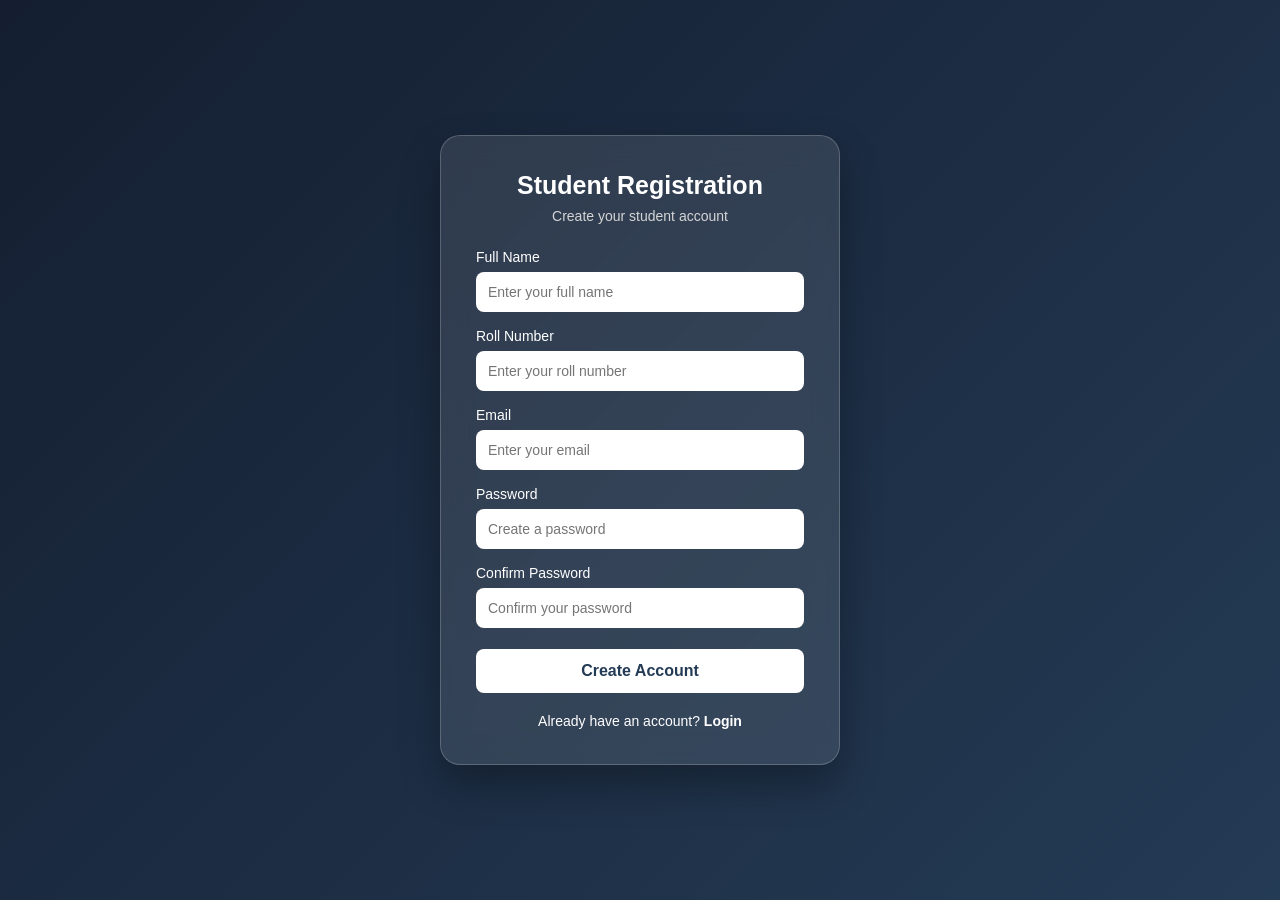
<file: register.html>
<!DOCTYPE html>
<html lang="en">
<head>
    <meta charset="UTF-8">
    <meta name="viewport" content="width=device-width, initial-scale=1.0">
    <title>Student Registration</title>
    <style>
        * {
            margin: 0;
            padding: 0;
            box-sizing: border-box;
            font-family: Arial, sans-serif;
        }
        body {
            min-height: 100vh;
            display: flex;
            justify-content: center;
            align-items: center;
            background: linear-gradient(135deg, #141e30, #243b55);
        }
        .container {
            width: 400px;
            padding: 35px;
            background: rgba(255, 255, 255, 0.1);
            border: 1px solid rgba(255, 255, 255, 0.2);
            border-radius: 20px;
            backdrop-filter: blur(15px);
            box-shadow: 0 20px 40px rgba(0, 0, 0, 0.3);
            color: white;
        }
        h1 {
            text-align: center;
            font-size: 25px;
            margin-bottom: 8px;
        }
        .subtitle {
            text-align: center;
            color: #d5d5d5;
            font-size: 14px;
            margin-bottom: 25px;
        }
        .form-group {
            margin-bottom: 16px;
        }
        label {
            display: block;
            font-size: 14px;
            margin-bottom: 7px;
        }
        input {
            width: 100%;
            padding: 12px;
            border: none;
            outline: none;
            border-radius: 8px;
            font-size: 14px;
        }
        button {
            width: 100%;
            padding: 13px;
            margin-top: 5px;
            border: none;
            border-radius: 8px;
            background: white;
            color: #243b55;
            font-size: 16px;
            font-weight: bold;
            cursor: pointer;
            transition: 0.3s;
        }
        button:hover {
            transform: translateY(-2px);
            opacity: 0.9;
        }
        .login-text {
            text-align: center;
            margin-top: 20px;
            font-size: 14px;
        }
        .login-text a {
            color: white;
            font-weight: bold;
            text-decoration: none;
        }
        #message {
            text-align: center;
            margin-top: 15px;
            font-size: 14px;
        }
        @media (max-width: 450px) {
            .container {
                width: 90%;
            }
        }
    </style>
</head>
<body>
    <div class="container">
        <h1>Student Registration</h1>
        <p class="subtitle">
            Create your student account
        </p>
        <form id="registerForm">
            <div class="form-group">
                <label for="name">Full Name</label>
                <input
                    type="text"
                    id="name"
                    placeholder="Enter your full name"
                    required
                >
            </div>
            <div class="form-group">
                <label for="rollNo">Roll Number</label>
                <input
                    type="text"
                    id="rollNo"
                    placeholder="Enter your roll number"
                    required
                >
            </div>
            <div class="form-group">
                <label for="email">Email</label>
                <input
                    type="email"
                    id="email"
                    placeholder="Enter your email"
                    required
                >
            </div>
            <div class="form-group">
                <label for="password">Password</label>
                <input
                    type="password"
                    id="password"
                    placeholder="Create a password"
                    required
                >
            </div>
            <div class="form-group">
                <label for="confirmPassword">Confirm Password</label>
                <input
                    type="password"
                    id="confirmPassword"
                    placeholder="Confirm your password"
                    required
                >
            </div>
            <button type="submit">
                Create Account
            </button>
        </form>
        <p id="message"></p>
        <div class="login-text">
            Already have an account?
            <a href="index.html">Login</a>
        </div>
    </div>
    <script>
        document.getElementById("registerForm").addEventListener("submit", function(event) {
            event.preventDefault();
            const name = document.getElementById("name").value.trim();
            const rollNo = document.getElementById("rollNo").value.trim();
            const email = document.getElementById("email").value.trim();
            const password = document.getElementById("password").value;
            const confirmPassword = document.getElementById("confirmPassword").value;
            const message = document.getElementById("message");
            // Check password
            if (password !== confirmPassword) {
                message.textContent = "Passwords do not match.";
                return;
            }
            // Get existing students
            let students = JSON.parse(localStorage.getItem("students")) || [];
            // Check duplicate email
            const existingStudent = students.find(function(student) {
                return student.email === email;
            });
            if (existingStudent) {
                message.textContent = "Email is already registered.";
                return;
            }
            // Create student object
            const student = {
                id: Date.now(),
                name: name,
                rollNo: rollNo,
                email: email,
                password: password
            };
            // Add student
            students.push(student);
            // Save to localStorage
            localStorage.setItem("students", JSON.stringify(students));
            message.textContent = "Registration successful!";
            // Clear form
            document.getElementById("registerForm").reset();
            // Go to login after 1 second
            setTimeout(function() {
                window.location.href = "index.html";
            }, 1000);
        });
    </script>
</body>
</html>
</file>
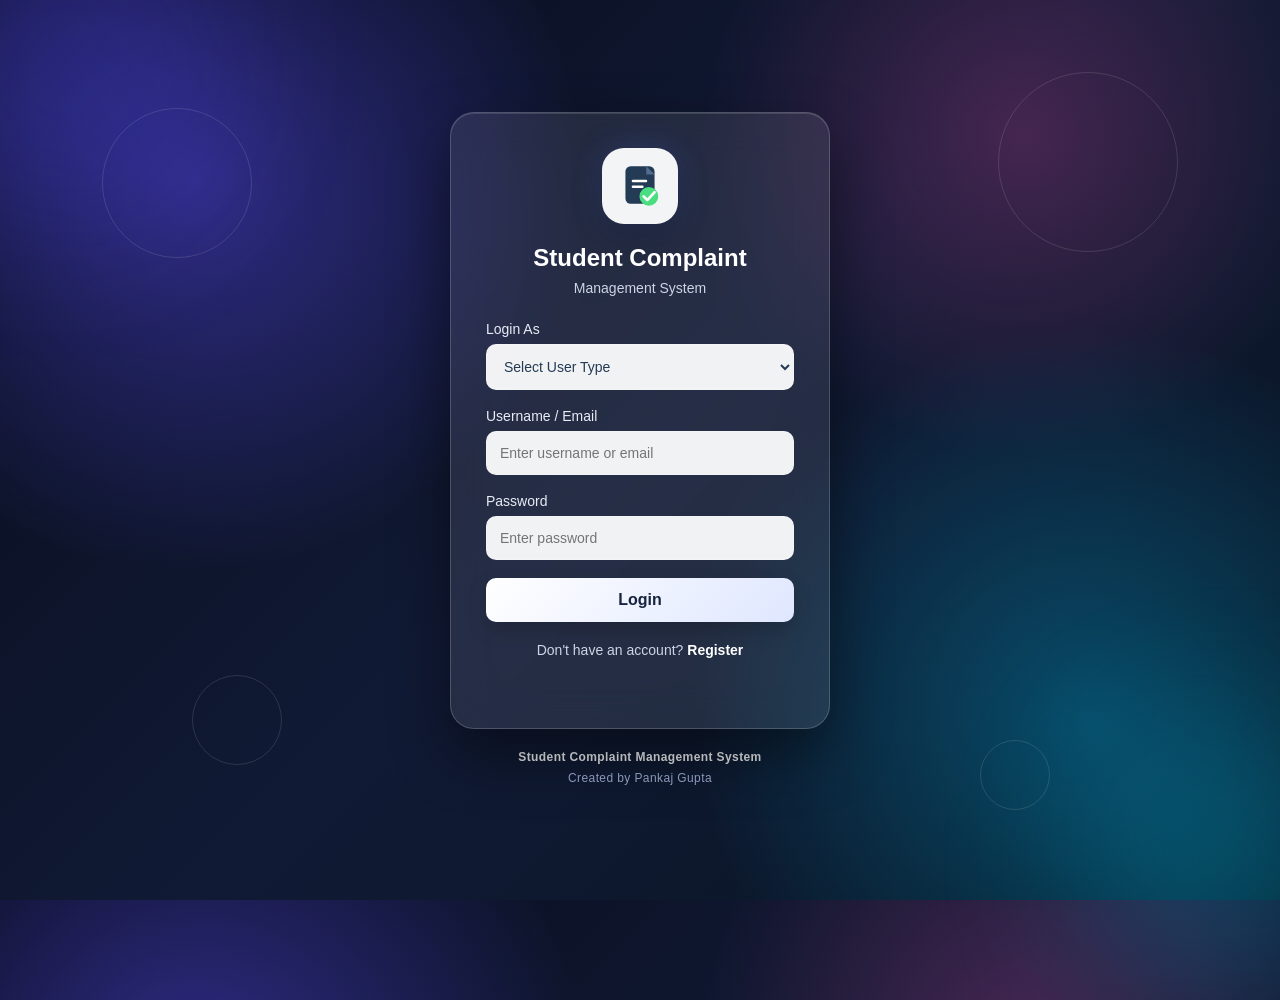
<file: student.html>
<!DOCTYPE html>
<html lang="en">
<head>
    <meta charset="UTF-8">
    <meta name="viewport" content="width=device-width, initial-scale=1.0">
    <title>Student Dashboard</title>
    <style>
        * {
            margin: 0;
            padding: 0;
            box-sizing: border-box;
            font-family: Arial, sans-serif;
        }
        body {
            min-height: 100vh;
            color: #ffffff;
            background:
                radial-gradient(circle at 15% 20%, rgba(74, 222, 128, 0.18), transparent 28%),
                radial-gradient(circle at 85% 15%, rgba(96, 165, 250, 0.20), transparent 30%),
                radial-gradient(circle at 50% 90%, rgba(168, 85, 247, 0.15), transparent 30%),
                linear-gradient(135deg, #07111f, #101b2d, #17243a);
            overflow-x: hidden;
        }
        body::before,
        body::after {
            content: "";
            position: fixed;
            width: 260px;
            height: 260px;
            border-radius: 50%;
            filter: blur(70px);
            opacity: 0.25;
            z-index: -1;
        }
        body::before {
            background: #4ade80;
            top: 5%;
            left: -100px;
        }
        body::after {
            background: #8b5cf6;
            right: -100px;
            bottom: 5%;
        }
        .sticker {
            position: fixed;
            font-size: 35px;
            opacity: 0.18;
            z-index: -1;
            pointer-events: none;
        }
        .sticker.one {
            top: 130px;
            left: 4%;
            transform: rotate(-15deg);
        }
        .sticker.two {
            top: 45%;
            right: 4%;
            transform: rotate(15deg);
        }
        .sticker.three {
            bottom: 80px;
            left: 8%;
            transform: rotate(10deg);
        }
        /* NAVBAR */
        nav {
            width: 100%;
            padding: 18px 7%;
            display: flex;
            justify-content: space-between;
            align-items: center;
            background: rgba(10, 20, 35, 0.72);
            backdrop-filter: blur(18px);
            border-bottom: 1px solid rgba(255,255,255,0.10);
            position: sticky;
            top: 0;
            z-index: 10;
        }
        .nav-title {
            font-size: 21px;
            font-weight: bold;
            letter-spacing: 0.5px;
        }
        .nav-right {
            display: flex;
            align-items: center;
            gap: 12px;
        }
        .notification-btn,
        .logout-btn {
            border: none;
            cursor: pointer;
            color: white;
            border-radius: 12px;
            transition: 0.25s;
        }
        .notification-btn {
            position: relative;
            width: 42px;
            height: 42px;
            font-size: 19px;
            background: rgba(255,255,255,0.08);
        }
        .notification-btn:hover {
            background: rgba(74,222,128,0.18);
            transform: translateY(-2px);
        }
        .notification-count {
            position: absolute;
            top: -5px;
            right: -5px;
            width: 19px;
            height: 19px;
            display: flex;
            align-items: center;
            justify-content: center;
            background: #ef4444;
            border-radius: 50%;
            font-size: 10px;
            font-weight: bold;
        }
        .logout-btn {
            padding: 11px 18px;
            background: rgba(239,68,68,0.15);
            border: 1px solid rgba(239,68,68,0.3);
        }
        .logout-btn:hover {
            background: rgba(239,68,68,0.3);
            transform: translateY(-2px);
        }
        /* MAIN */
        .container {
            width: 86%;
            max-width: 1100px;
            margin: auto;
            padding: 55px 0 20px;
        }
        .welcome {
            margin-bottom: 35px;
        }
        .welcome h1 {
            font-size: 36px;
            margin-bottom: 10px;
        }
        .welcome p {
            color: #aeb8c7;
            font-size: 16px;
        }
        /* CARDS */
        .cards {
            display: grid;
            grid-template-columns: repeat(3, 1fr);
            gap: 22px;
        }
        .card {
            padding: 28px;
            min-height: 190px;
            background: rgba(255,255,255,0.07);
            border: 1px solid rgba(255,255,255,0.11);
            border-radius: 22px;
            backdrop-filter: blur(18px);
            transition: 0.3s;
        }
        .card:hover {
            transform: translateY(-7px);
            border-color: rgba(74,222,128,0.35);
            box-shadow: 0 18px 45px rgba(0,0,0,0.25);
        }
        .card-icon {
            font-size: 34px;
            margin-bottom: 17px;
        }
        .card h2 {
            font-size: 21px;
            margin-bottom: 9px;
        }
        .card p {
            color: #aeb8c7;
            font-size: 14px;
            line-height: 1.6;
            margin-bottom: 20px;
        }
        .card button {
            border: none;
            padding: 10px 17px;
            border-radius: 10px;
            cursor: pointer;
            background: #4ade80;
            color: #07111f;
            font-weight: bold;
            transition: 0.25s;
        }
        .card button:hover {
            transform: translateY(-2px);
            box-shadow: 0 8px 20px rgba(74,222,128,0.25);
        }
        /* STUDENT INFO */
        .info-section {
            margin-top: 35px;
            padding: 28px;
            background: rgba(255,255,255,0.06);
            border: 1px solid rgba(255,255,255,0.10);
            border-radius: 22px;
            backdrop-filter: blur(18px);
        }
        .info-section h2 {
            margin-bottom: 20px;
        }
        .info-grid {
            display: grid;
            grid-template-columns: repeat(3, 1fr);
            gap: 15px;
        }
        .info-box {
            padding: 17px;
            border-radius: 13px;
            background: rgba(255,255,255,0.05);
        }
        .info-label {
            color: #8f9bad;
            font-size: 12px;
            margin-bottom: 6px;
        }
        .info-value {
            font-size: 15px;
            word-break: break-word;
        }
        /* NOTIFICATIONS */
        .notifications {
            margin-top: 35px;
            padding: 28px;
            background: rgba(255,255,255,0.06);
            border: 1px solid rgba(255,255,255,0.10);
            border-radius: 22px;
            backdrop-filter: blur(18px);
        }
        .notification-heading {
            display: flex;
            justify-content: space-between;
            align-items: center;
            gap: 15px;
            margin-bottom: 20px;
        }
        .notification-heading h2 {
            font-size: 22px;
        }
        .mark-read-btn {
            border: 1px solid rgba(255,255,255,0.12);
            background: rgba(255,255,255,0.07);
            color: white;
            padding: 9px 13px;
            border-radius: 10px;
            cursor: pointer;
        }
        .mark-read-btn:hover {
            background: rgba(255,255,255,0.13);
        }
        .notification-item {
            padding: 18px;
            margin-bottom: 12px;
            background: rgba(255,255,255,0.045);
            border-radius: 14px;
            border-left: 3px solid transparent;
        }
        .notification-item.unread {
            border-left-color: #4ade80;
            background: rgba(74,222,128,0.07);
        }
        .notification-title {
            font-weight: bold;
            margin-bottom: 8px;
        }
        .notification-message {
            color: #c1c9d5;
            font-size: 14px;
            line-height: 1.5;
        }
        .notification-remark {
            margin-top: 10px;
            padding: 10px;
            border-radius: 9px;
            background: rgba(96,165,250,0.08);
            color: #cbd5e1;
            font-size: 13px;
        }
        .notification-date {
            margin-top: 10px;
            color: #7f8a9b;
            font-size: 11px;
        }
        .no-notifications {
            text-align: center;
            padding: 25px;
            color: #8f9bad;
        }
        /* FOOTER */
        .project-credit {
            text-align: center;
            margin: 55px 0 25px;
            padding: 20px;
        }
        .project-name {
            font-size: 15px;
            font-weight: 600;
            letter-spacing: 0.6px;
            color: #ffffff;
        }
        .creator {
            margin-top: 7px;
            font-size: 12px;
            color: #8995a8;
        }
        /* RESPONSIVE */
        @media (max-width: 800px) {
            .cards {
                grid-template-columns: 1fr;
            }
            .info-grid {
                grid-template-columns: 1fr;
            }
            .welcome h1 {
                font-size: 29px;
            }
            nav {
                padding: 15px 5%;
            }
            .nav-title {
                font-size: 17px;
            }
        }
        @media (max-width: 500px) {
            .container {
                width: 90%;
                padding-top: 35px;
            }
            .notification-heading {
                align-items: flex-start;
                flex-direction: column;
            }
            .logout-btn {
                padding: 9px 12px;
                font-size: 12px;
            }
        }
    </style>
</head>
<body>
    <!-- Decorative stickers -->
    <div class="sticker one">✦</div>
    <div class="sticker two">✎</div>
    <div class="sticker three">★</div>
    <!-- NAVBAR -->
    <nav>
        <div class="nav-title">
            Student Dashboard
        </div>
        <div class="nav-right">
            <button class="notification-btn" onclick="scrollToNotifications()">
                🔔
                <span id="notificationCount" class="notification-count">0</span>
            </button>
            <button class="logout-btn" onclick="logout()">
                Logout
            </button>
        </div>
    </nav>
    <main class="container">
        <!-- WELCOME -->
        <div class="welcome">
            <h1>Welcome, <span id="studentName">Student</span> 👋</h1>
            <p>Manage your complaints and track their progress from here.</p>
        </div>
        <!-- MAIN CARDS -->
        <div class="cards">
            <div class="card">
                <div class="card-icon">📝</div>
                <h2>Submit Complaint</h2>
                <p>
                    Report a new issue or complaint to the administration.
                </p>
                <button onclick="submitComplaint()">
                    Submit
                </button>
            </div>
            <div class="card">
                <div class="card-icon">📋</div>
                <h2>My Complaints</h2>
                <p>
                    View all complaints submitted by you.
                </p>
                <button onclick="viewComplaints()">
                    View
                </button>
            </div>
            <div class="card">
                <div class="card-icon">🔎</div>
                <h2>Track Complaint</h2>
                <p>
                    Check the current status of your complaint.
                </p>
                <button onclick="trackComplaint()">
                    Track
                </button>
            </div>
        </div>
        <!-- STUDENT INFORMATION -->
        <section class="info-section">
            <h2>Student Information</h2>
            <div class="info-grid">
                <div class="info-box">
                    <div class="info-label">Full Name</div>
                    <div class="info-value" id="infoName">-</div>
                </div>
                <div class="info-box">
                    <div class="info-label">Roll Number</div>
                    <div class="info-value" id="infoRoll">-</div>
                </div>
                <div class="info-box">
                    <div class="info-label">Email</div>
                    <div class="info-value" id="infoEmail">-</div>
                </div>
            </div>
        </section>
        <!-- NOTIFICATION CENTER -->
        <section class="notifications" id="notificationSection">
            <div class="notification-heading">
                <h2>🔔 Notification Center</h2>
                <button class="mark-read-btn" onclick="markAllAsRead()">
                    Mark All as Read
                </button>
            </div>
            <div id="notificationList"></div>
        </section>
        <!-- PROJECT CREDIT -->
        <div class="project-credit">
            <div class="project-name">
                Student Complaint Management System
            </div>
            <div class="creator">
                Created by Pankaj Gupta
            </div>
        </div>
    </main>
    <script>
        // Check logged-in student
        const loggedInStudent =
            JSON.parse(localStorage.getItem("loggedInStudent"));
        if (!loggedInStudent) {
            window.location.href = "index.html";
        }
        // Student information
        document.getElementById("studentName").textContent =
            loggedInStudent.name;
        document.getElementById("infoName").textContent =
            loggedInStudent.name;
        document.getElementById("infoRoll").textContent =
            loggedInStudent.rollNo;
        document.getElementById("infoEmail").textContent =
            loggedInStudent.email;
        // Navigation functions
        function submitComplaint() {
            window.location.href = "complaint.html";
        }
        function viewComplaints() {
            window.location.href = "my-complaints.html";
        }
        function trackComplaint() {
            window.location.href = "tracking.html";
        }
        // Load notifications
        function loadNotifications() {
            const notifications =
                JSON.parse(localStorage.getItem("notifications")) || [];
            const studentNotifications =
                notifications.filter(function(notification) {
                    return notification.studentId == loggedInStudent.id ||
                           notification.studentEmail == loggedInStudent.email ||
                           notification.rollNo == loggedInStudent.rollNo;
                });
            const notificationList =
                document.getElementById("notificationList");
            const notificationCount =
                document.getElementById("notificationCount");
            const unreadNotifications =
                studentNotifications.filter(function(notification) {
                    return notification.read === false;
                });
            if (unreadNotifications.length > 0) {
                notificationCount.textContent =
                    unreadNotifications.length;
                notificationCount.style.display = "flex";
            } else {
                notificationCount.style.display = "none";
            }
            if (studentNotifications.length === 0) {
                notificationList.innerHTML =
                    `<div class="no-notifications">
                        No notifications available.
                    </div>`;
                return;
            }
            notificationList.innerHTML = "";
            studentNotifications.forEach(function(notification) {
                const notificationDiv =
                    document.createElement("div");
                notificationDiv.className =
                    "notification-item " +
                    (!notification.read ? "unread" : "");
                notificationDiv.innerHTML = `
                    <div class="notification-title">
                        🔔 ${notification.title}
                    </div>
                    <div class="notification-message">
                        ${notification.message}
                    </div>
                    ${
                        notification.remark
                        ?
                        `<div class="notification-remark">
                            <strong>Admin Remark:</strong>
                            ${notification.remark}
                        </div>`
                        :
                        ""
                    }
                    <div class="notification-date">
                        ${notification.date}
                    </div>
                `;
                notificationList.appendChild(notificationDiv);
            });
        }
        // Mark notifications as read
        function markAllAsRead() {
            let notifications =
                JSON.parse(localStorage.getItem("notifications")) || [];
            notifications.forEach(function(notification) {
                if (
                    notification.studentId == loggedInStudent.id ||
                    notification.studentEmail == loggedInStudent.email ||
                    notification.rollNo == loggedInStudent.rollNo
                ) {
                    notification.read = true;
                }
            });
            localStorage.setItem(
                "notifications",
                JSON.stringify(notifications)
            );
            loadNotifications();
        }
        // Scroll to notification center
        function scrollToNotifications() {
            document
                .getElementById("notificationSection")
                .scrollIntoView({
                    behavior: "smooth"
                });
        }
        // Logout
        function logout() {
            localStorage.removeItem("loggedInStudent");
            window.location.href = "index.html";
        }
        // Initial load
        loadNotifications();
    </script>
</body>
</html>
</file>
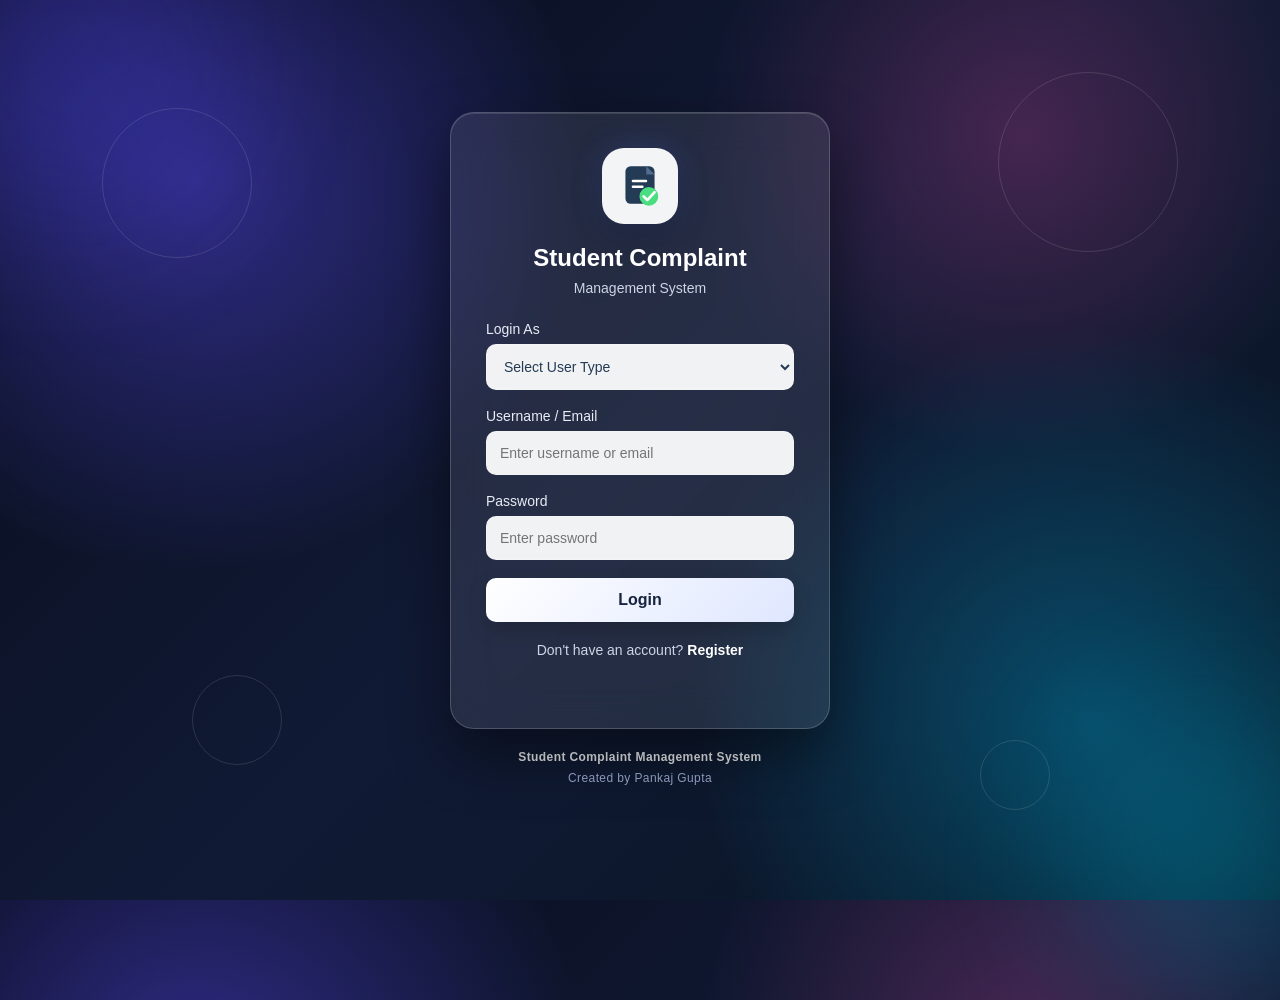
<file: tracking.html>
<!DOCTYPE html>
<html lang="en">
<head>
    <meta charset="UTF-8">
    <meta name="viewport" content="width=device-width, initial-scale=1.0">
    <title>Track Complaint</title>
    <style>
        * {
            box-sizing: border-box;
            margin: 0;
            padding: 0;
            font-family: Arial, sans-serif;
        }
        body {
            min-height: 100vh;
            background: linear-gradient(135deg, #0f172a, #1e3a8a);
            color: white;
            padding-bottom: 40px;
        }
        nav {
            height: 65px;
            display: flex;
            justify-content: space-between;
            align-items: center;
            padding: 0 7%;
            background: rgba(0, 0, 0, 0.25);
            backdrop-filter: blur(10px);
        }
        nav h2 {
            font-size: 22px;
        }
        nav button {
            padding: 9px 18px;
            border: none;
            border-radius: 8px;
            background: white;
            color: #1e3a8a;
            cursor: pointer;
            font-weight: bold;
        }
        .container {
            width: 90%;
            max-width: 800px;
            margin: 50px auto;
        }
        .title {
            text-align: center;
            margin-bottom: 30px;
        }
        .title h1 {
            font-size: 32px;
            margin-bottom: 8px;
        }
        .title p {
            color: #cbd5e1;
        }
        .search-box {
            background: rgba(255, 255, 255, 0.1);
            padding: 25px;
            border-radius: 15px;
            backdrop-filter: blur(12px);
            margin-bottom: 30px;
        }
        .search-box label {
            display: block;
            margin-bottom: 8px;
            font-weight: bold;
        }
        .search-box input {
            width: 100%;
            padding: 13px;
            border: none;
            border-radius: 8px;
            outline: none;
            font-size: 15px;
            margin-bottom: 15px;
        }
        .search-box button {
            width: 100%;
            padding: 13px;
            border: none;
            border-radius: 8px;
            background: #2563eb;
            color: white;
            font-size: 16px;
            font-weight: bold;
            cursor: pointer;
        }
        .search-box button:hover {
            background: #1d4ed8;
        }
        .complaint-card {
            display: none;
            background: rgba(255, 255, 255, 0.1);
            padding: 25px;
            border-radius: 15px;
            backdrop-filter: blur(12px);
        }
        .complaint-card h2 {
            margin-bottom: 20px;
        }
        .info {
            display: grid;
            grid-template-columns: 1fr 1fr;
            gap: 15px;
        }
        .info-box {
            background: rgba(0, 0, 0, 0.2);
            padding: 15px;
            border-radius: 10px;
        }
        .info-box strong {
            display: block;
            color: #93c5fd;
            margin-bottom: 5px;
        }
        .description {
            margin-top: 15px;
            background: rgba(0, 0, 0, 0.2);
            padding: 15px;
            border-radius: 10px;
        }
        .description strong {
            display: block;
            color: #93c5fd;
            margin-bottom: 8px;
        }
        .status {
            display: inline-block;
            padding: 7px 15px;
            border-radius: 20px;
            font-weight: bold;
            background: #f59e0b;
            color: white;
        }
        .error {
            display: none;
            background: rgba(239, 68, 68, 0.2);
            border: 1px solid #ef4444;
            padding: 15px;
            border-radius: 10px;
            text-align: center;
            margin-bottom: 20px;
        }
        @media (max-width: 600px) {
            .info {
                grid-template-columns: 1fr;
            }
            .title h1 {
                font-size: 26px;
            }
        }
    </style>
</head>
<body>
    <nav>
        <h2>Student Complaint System</h2>
        <button onclick="goDashboard()">Dashboard</button>
    </nav>
    <div class="container">
        <div class="title">
            <h1>Track Complaint</h1>
            <p>Enter your Complaint ID to check the current status.</p>
        </div>
        <div class="search-box">
            <label>Complaint ID</label>
            <input
                type="text"
                id="complaintId"
                placeholder="Example: CMP1750000000000"
            >
            <button onclick="trackComplaint()">
                Track Complaint
            </button>
        </div>
        <div class="error" id="errorMessage">
            Complaint not found. Please check the Complaint ID.
        </div>
        <div class="complaint-card" id="complaintCard">
            <h2>Complaint Details</h2>
            <div class="info">
                <div class="info-box">
                    <strong>Complaint ID</strong>
                    <span id="showId"></span>
                </div>
                <div class="info-box">
                    <strong>Title</strong>
                    <span id="showTitle"></span>
                </div>
                <div class="info-box">
                    <strong>Category</strong>
                    <span id="showCategory"></span>
                </div>
                <div class="info-box">
                    <strong>Priority</strong>
                    <span id="showPriority"></span>
                </div>
                <div class="info-box">
                    <strong>Date</strong>
                    <span id="showDate"></span>
                </div>
                <div class="info-box">
                    <strong>Status</strong>
                    <span class="status" id="showStatus"></span>
                </div>
            </div>
            <div class="description">
                <strong>Description</strong>
                <span id="showDescription"></span>
            </div>
        </div>
    </div>
    <script>
        // Check whether student is logged in
        const loggedInStudent =
            JSON.parse(localStorage.getItem("loggedInStudent"));
        if (!loggedInStudent) {
            alert("Please login first.");
            window.location.href = "index.html";
        }
        function trackComplaint() {
           const urlParams = new URLSearchParams(window.location.search);
const complaintId =
    urlParams.get("id") ||
    localStorage.getItem("trackingComplaintId") ||
    "";
            const errorMessage =
                document.getElementById("errorMessage");
            const complaintCard =
                document.getElementById("complaintCard");
            // Hide previous results
            errorMessage.style.display = "none";
            complaintCard.style.display = "none";
            if (complaintId === "") {
                errorMessage.innerText =
                    "Please enter a Complaint ID.";
                errorMessage.style.display = "block";
                return;
            }
            // Get complaints from LocalStorage
            const complaints =
                JSON.parse(localStorage.getItem("complaints")) || [];
            // Find complaint
            const complaint = complaints.find(function(item) {
                return item.id === complaintId &&
                    (
                        item.studentId == loggedInStudent.id ||
                        item.studentEmail === loggedInStudent.email ||
                        item.rollNo === loggedInStudent.rollNo
                    );
            });
            if (!complaint) {
                errorMessage.innerText =
                    "Complaint not found. Please check the Complaint ID.";
                errorMessage.style.display = "block";
                return;
            }
            // Display complaint details
            document.getElementById("showId").innerText =
                complaint.id;
            document.getElementById("showTitle").innerText =
                complaint.title;
            document.getElementById("showCategory").innerText =
                complaint.category;
            document.getElementById("showPriority").innerText =
                complaint.priority;
            document.getElementById("showDate").innerText =
                complaint.date;
            document.getElementById("showStatus").innerText =
                complaint.status;
            document.getElementById("showDescription").innerText =
                complaint.description;
            complaintCard.style.display = "block";
        }
        function goDashboard() {
            window.location.href = "student.html";
        }
    </script>
</body>
</html>
</file>
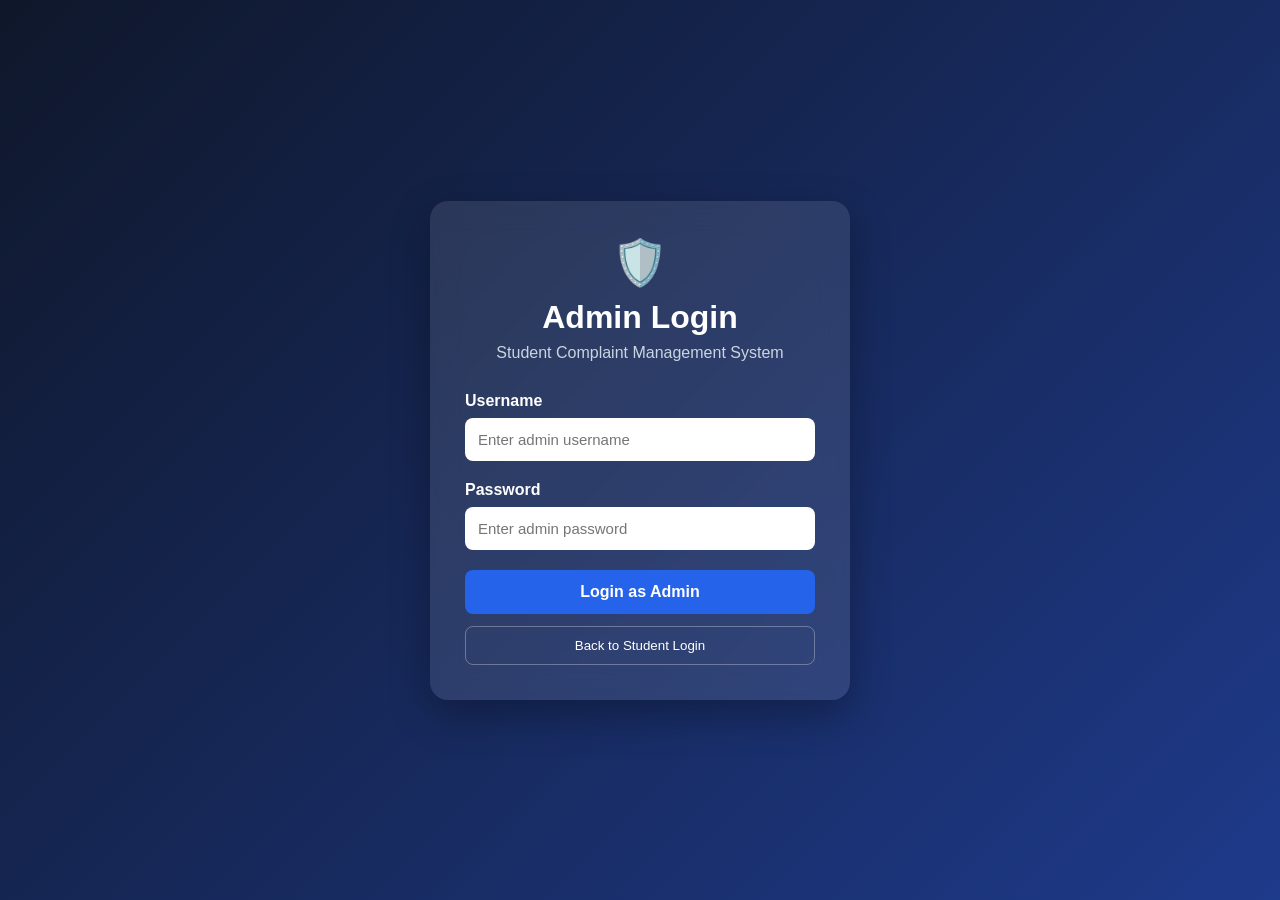
<file: update-status.html>
<!DOCTYPE html>
<html lang="en">
<head>
    <meta charset="UTF-8">
    <meta name="viewport" content="width=device-width, initial-scale=1.0">
    <title>Update Complaint Status</title>
    <style>
        * {
            margin: 0;
            padding: 0;
            box-sizing: border-box;
            font-family: Arial, sans-serif;
        }
        body {
            min-height: 100vh;
            background: linear-gradient(135deg, #0f172a, #1e3a8a);
            color: white;
            padding-bottom: 40px;
        }
        nav {
            height: 65px;
            background: rgba(15, 23, 42, 0.85);
            display: flex;
            justify-content: space-between;
            align-items: center;
            padding: 0 7%;
            backdrop-filter: blur(10px);
        }
        nav h2 {
            font-size: 22px;
        }
        nav a {
            text-decoration: none;
            color: white;
            background: #2563eb;
            padding: 10px 18px;
            border-radius: 8px;
        }
        .container {
            width: 90%;
            max-width: 800px;
            margin: 40px auto;
        }
        .card {
            background: rgba(255, 255, 255, 0.08);
            border: 1px solid rgba(255, 255, 255, 0.15);
            backdrop-filter: blur(12px);
            border-radius: 18px;
            padding: 30px;
            box-shadow: 0 10px 35px rgba(0, 0, 0, 0.3);
        }
        h1 {
            margin-bottom: 25px;
            text-align: center;
        }
        .detail {
            margin-bottom: 18px;
        }
        .detail strong {
            display: block;
            color: #93c5fd;
            margin-bottom: 5px;
        }
        .detail span,
        .detail p {
            color: #f8fafc;
        }
        .description {
            background: rgba(0, 0, 0, 0.15);
            padding: 15px;
            border-radius: 10px;
            line-height: 1.6;
        }
        label {
            display: block;
            margin-top: 25px;
            margin-bottom: 8px;
            font-weight: bold;
        }
        select,
        textarea {
            width: 100%;
            padding: 13px;
            border: none;
            border-radius: 8px;
            font-size: 15px;
            outline: none;
        }
        textarea {
            min-height: 120px;
            resize: vertical;
            font-family: Arial, sans-serif;
        }
        button {
            width: 100%;
            margin-top: 20px;
            padding: 14px;
            border: none;
            border-radius: 8px;
            background: #2563eb;
            color: white;
            font-size: 16px;
            cursor: pointer;
            transition: 0.3s;
        }
        button:hover {
            background: #1d4ed8;
            transform: translateY(-2px);
        }
        .error {
            text-align: center;
            color: #fca5a5;
            font-size: 18px;
        }
    </style>
</head>
<body>
    <nav>
        <h2>
            Student Complaint System
        </h2>
        <a href="manage-complaints.html">
            Back
        </a>
    </nav>
    <div class="container">
        <div class="card" id="complaintBox">
            <h1>
                Update Complaint
            </h1>
            <div class="detail">
                <strong>
                    Complaint ID
                </strong>
                <span id="complaintId"></span>
            </div>
            <div class="detail">
                <strong>
                    Student Name
                </strong>
                <span id="studentName"></span>
            </div>
            <div class="detail">
                <strong>
                    Roll Number
                </strong>
                <span id="rollNo"></span>
            </div>
            <div class="detail">
                <strong>
                    Complaint Title
                </strong>
                <span id="title"></span>
            </div>
            <div class="detail">
                <strong>
                    Category
                </strong>
                <span id="category"></span>
            </div>
            <div class="detail">
                <strong>
                    Priority
                </strong>
                <span id="priority"></span>
            </div>
            <div class="detail">
                <strong>
                    Location
                </strong>
                <span id="location"></span>
            </div>
            <div class="detail">
                <strong>
                    Description
                </strong>
                <p
                    class="description"
                    id="description">
                </p>
            </div>
            <div class="detail">
                <strong>
                    Current Status
                </strong>
                <span id="currentStatus"></span>
            </div>
            <label for="status">
                Update Status
            </label>
            <select id="status">
                <option value="Pending">
                    Pending
                </option>
                <option value="In Progress">
                    In Progress
                </option>
                <option value="Resolved">
                    Resolved
                </option>
                <option value="Rejected">
                    Rejected
                </option>
            </select>
            <label for="remark">
                Admin Remark
            </label>
            <textarea
                id="remark"
                placeholder="Enter a remark for the student...">
            </textarea>
            <button onclick="updateStatus()">
                Update Status & Save Remark
            </button>
        </div>
    </div>
    <script>
        /* =========================
           CHECK ADMIN LOGIN
        ========================= */
        const loggedInAdmin =
            JSON.parse(
                localStorage.getItem("loggedInAdmin")
            );
        if (!loggedInAdmin) {
            window.location.href =
                "admin-login.html";
        }
        /* =========================
           GET SELECTED COMPLAINT
        ========================= */
        const selectedComplaintId =
            localStorage.getItem(
                "selectedComplaintId"
            );
        /* =========================
           GET ALL COMPLAINTS
        ========================= */
        let complaints =
            JSON.parse(
                localStorage.getItem("complaints")
            ) || [];
        /* =========================
           FIND COMPLAINT
        ========================= */
        const complaint =
            complaints.find(
                item =>
                    item.id ===
                    selectedComplaintId
            );
        /* =========================
           IF COMPLAINT NOT FOUND
        ========================= */
        if (!complaint) {
            document.getElementById(
                "complaintBox"
            ).innerHTML = `
                <div class="error">
                    Complaint not found.
                </div>
            `;
        }
        /* =========================
           DISPLAY COMPLAINT
        ========================= */
        else {
            document.getElementById(
                "complaintId"
            ).textContent =
                complaint.id;
            document.getElementById(
                "studentName"
            ).textContent =
                complaint.studentName;
            document.getElementById(
                "rollNo"
            ).textContent =
                complaint.rollNo;
            document.getElementById(
                "title"
            ).textContent =
                complaint.title;
            document.getElementById(
                "category"
            ).textContent =
                complaint.category;
            document.getElementById(
                "priority"
            ).textContent =
                complaint.priority;
            document.getElementById(
                "location"
            ).textContent =
                complaint.location;
            document.getElementById(
                "description"
            ).textContent =
                complaint.description;
            document.getElementById(
                "currentStatus"
            ).textContent =
                complaint.status;
            /* Current status select */
            document.getElementById(
                "status"
            ).value =
                complaint.status;
            /* Existing admin remark */
            document.getElementById(
                "remark"
            ).value =
                complaint.adminRemark || "";
        }
        /* =========================
           UPDATE STATUS
           + ADMIN REMARK
           + NOTIFICATION
        ========================= */
        function updateStatus() {
            if (!complaint) {
                return;
            }
            /* Get new values */
            const newStatus =
                document.getElementById(
                    "status"
                ).value;
            const adminRemark =
                document.getElementById(
                    "remark"
                ).value.trim();
            /* Find complaint index */
            const complaintIndex =
                complaints.findIndex(
                    item =>
                        item.id ===
                        selectedComplaintId
                );
            if (complaintIndex === -1) {
                alert(
                    "Complaint not found."
                );
                return;
            }
            /* =========================
               CHECK WHETHER SOMETHING
               ACTUALLY CHANGED
            ========================= */
            const oldStatus =
                complaints[
                    complaintIndex
                ].status;
            const oldRemark =
                complaints[
                    complaintIndex
                ].adminRemark || "";
            const statusChanged =
                oldStatus !== newStatus;
            const remarkChanged =
                oldRemark !== adminRemark;
            /* =========================
               UPDATE COMPLAINT
            ========================= */
            complaints[
                complaintIndex
            ].status =
                newStatus;
            complaints[
                complaintIndex
            ].adminRemark =
                adminRemark;
            /* Save update time */
            complaints[
                complaintIndex
            ].updatedAt =
                new Date().toLocaleString();
            /* =========================
               SAVE COMPLAINTS
            ========================= */
            localStorage.setItem(
                "complaints",
                JSON.stringify(
                    complaints
                )
            );
            /* =========================
               CREATE NOTIFICATION
               ONLY IF STATUS OR
               REMARK CHANGED
            ========================= */
            if (
                statusChanged ||
                remarkChanged
            ) {
                /* Get existing notifications */
                let notifications =
                    JSON.parse(
                        localStorage.getItem(
                            "notifications"
                        )
                    ) || [];
                /* Create new notification */
                const newNotification = {
                    id: Date.now(),
                    studentId:
                        complaints[
                            complaintIndex
                        ].studentId,
                    complaintId:
                        complaints[
                            complaintIndex
                        ].id,
                    title:
                        "Complaint Updated",
                    message:
                        "Your complaint " +
                        complaints[
                            complaintIndex
                        ].id +
                        " is now " +
                        newStatus +
                        ".",
                    remark:
                        adminRemark,
                    date:
                        new Date().toLocaleString(),
                    read:
                        false
                };
                /* Add notification at top */
                notifications.unshift(
                    newNotification
                );
                /* Save notifications */
                localStorage.setItem(
                    "notifications",
                    JSON.stringify(
                        notifications
                    )
                );
            }
            /* =========================
               SUCCESS MESSAGE
            ========================= */
            alert(
                "Complaint updated successfully!\n\n" +
                "Student notification has been created."
            );
            /* Remove selected complaint */
            localStorage.removeItem(
                "selectedComplaintId"
            );
            /* Go back to manage complaints */
            window.location.href =
                "manage-complaints.html";
        }
    </script>
</body>
</html>
</file>
